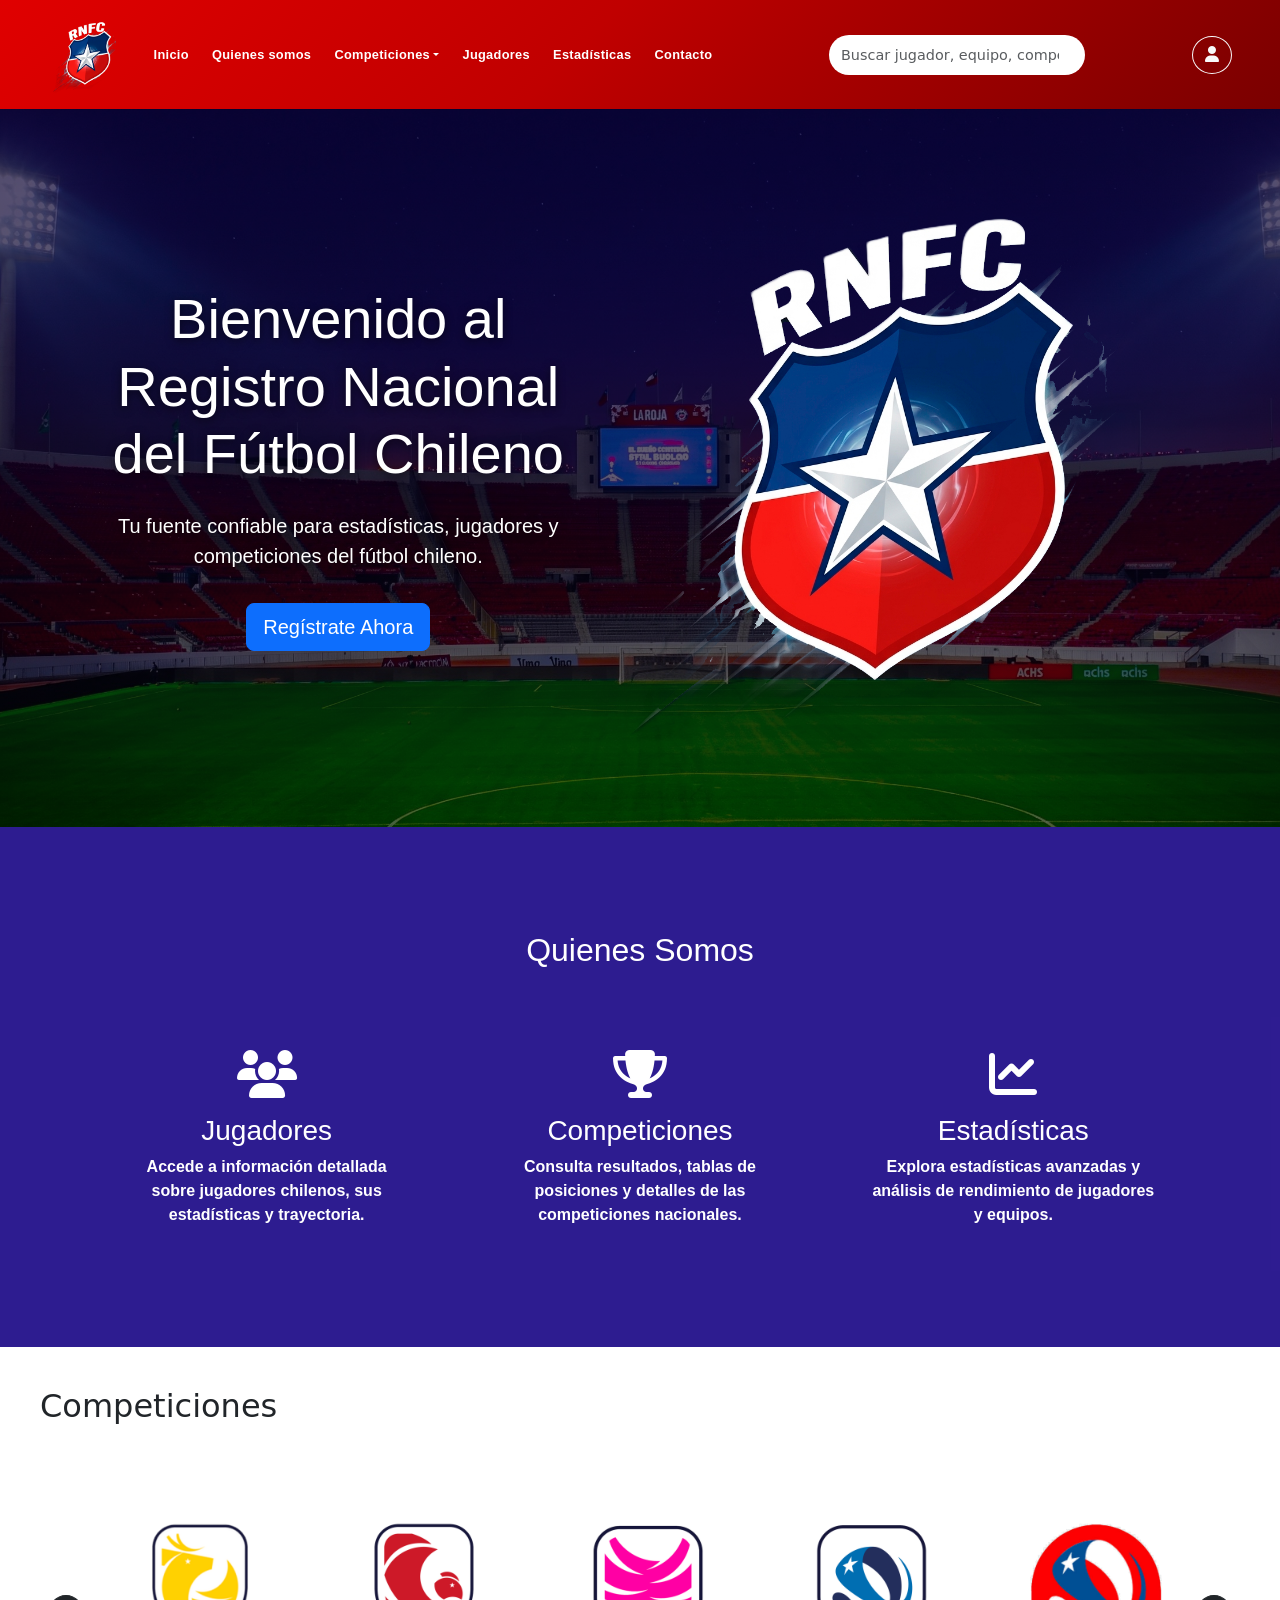
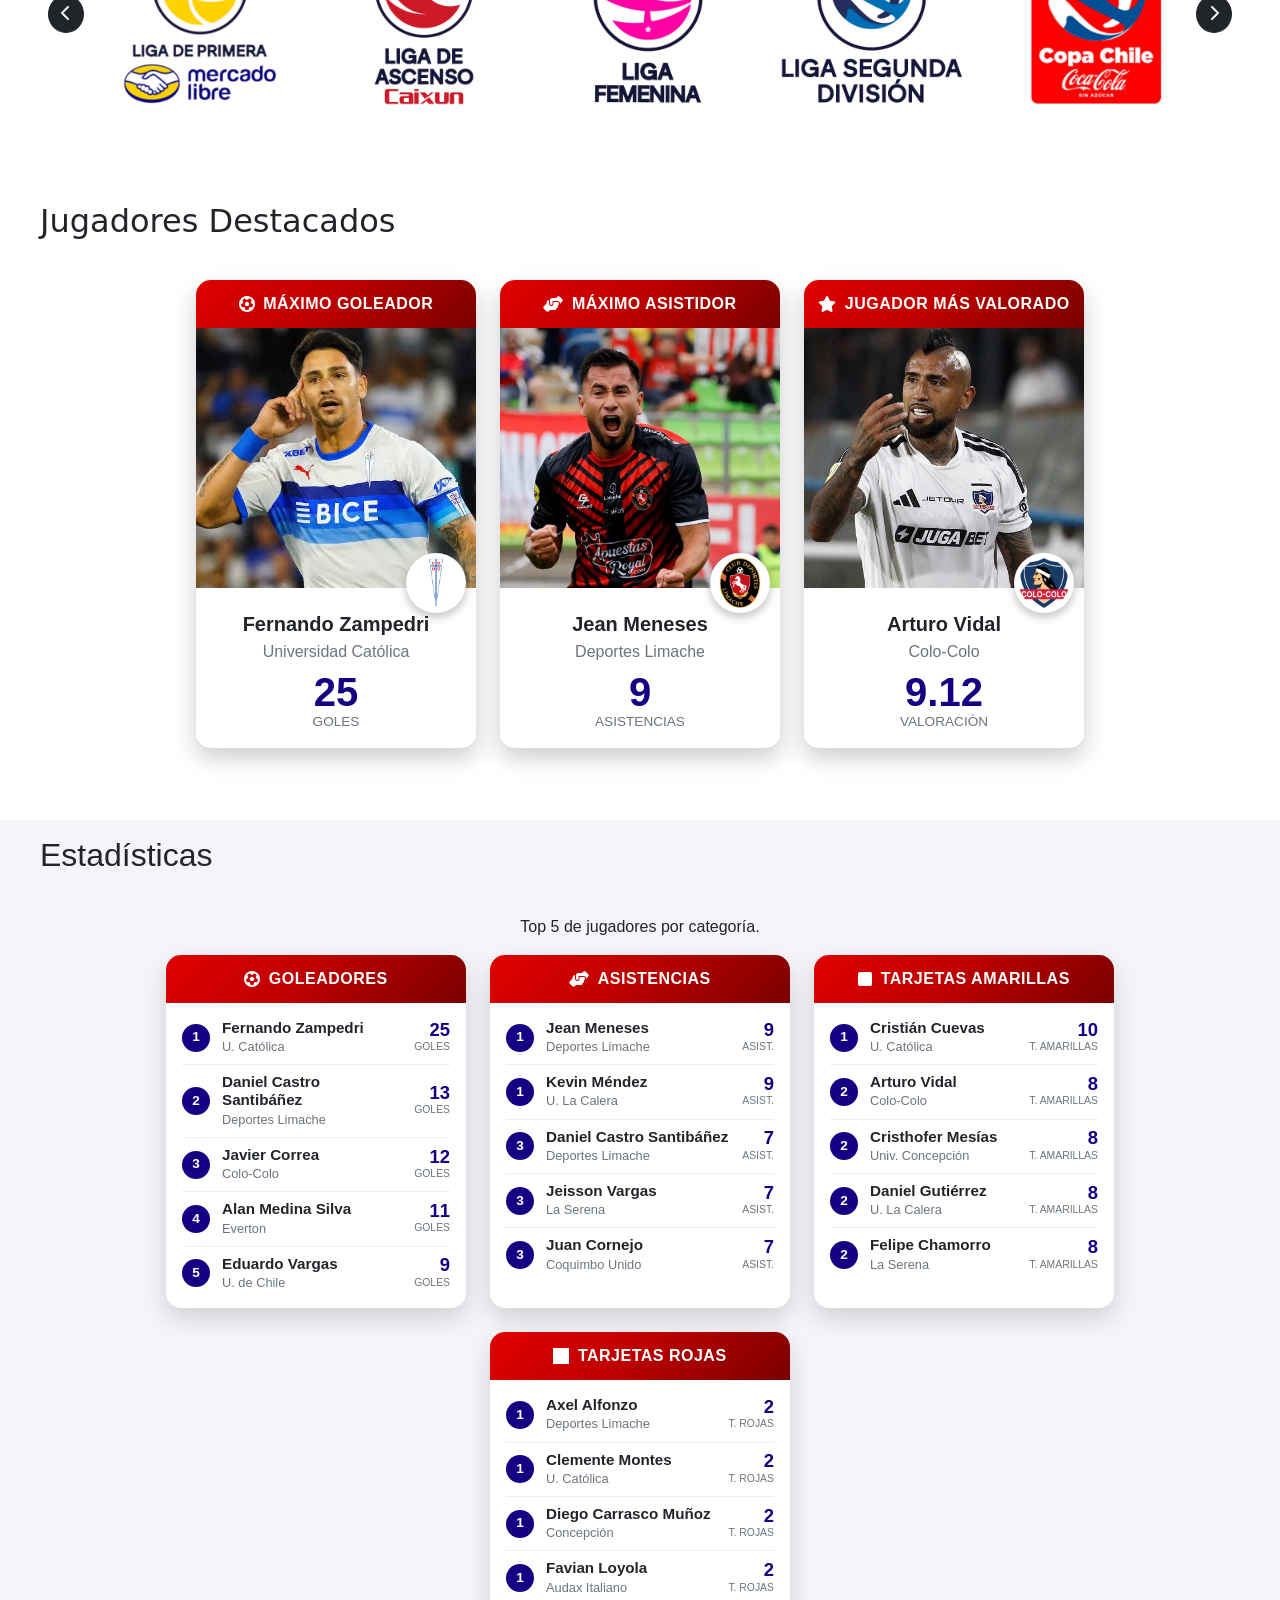
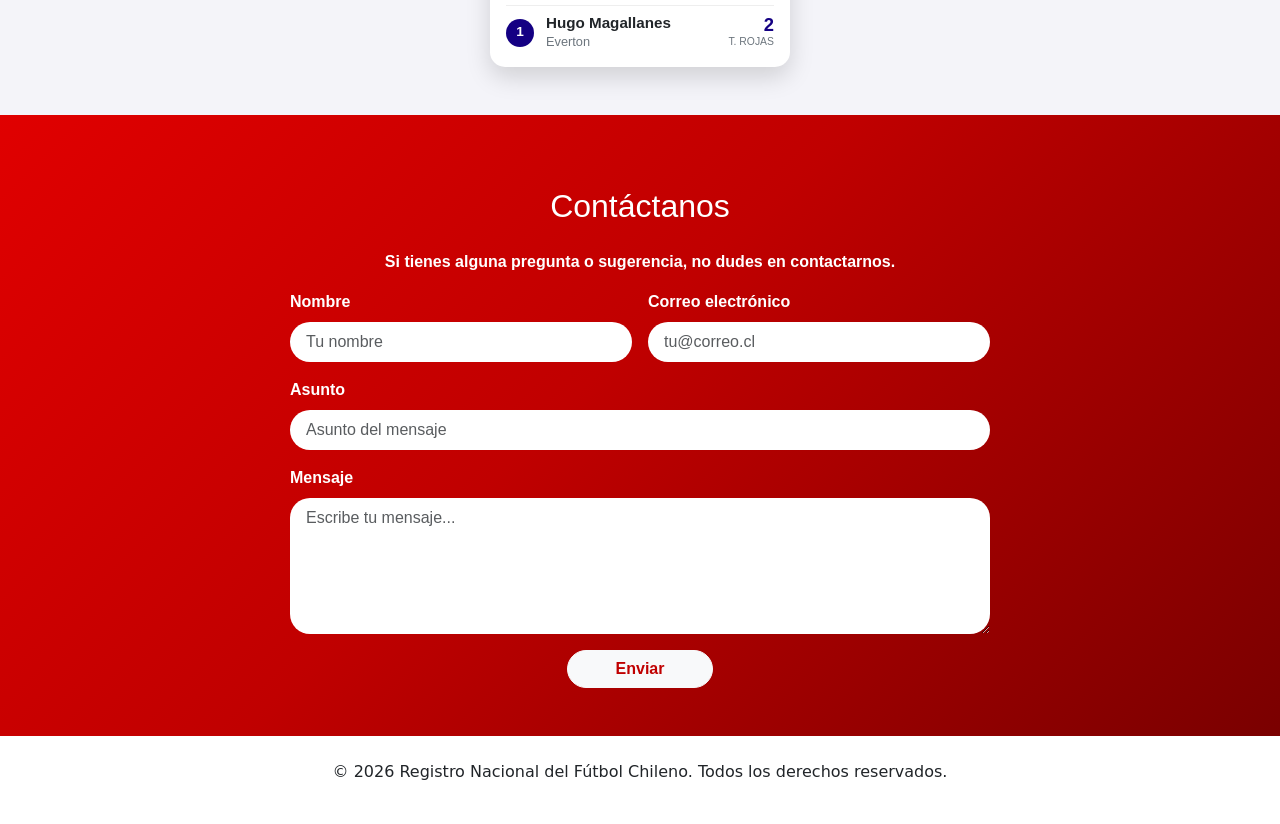
<file: index.html>
<!DOCTYPE html>
<html lang="es">
<head>
    <meta charset="UTF-8">
    <meta name="viewport" content="width=device-width, initial-scale=1.0">
    <link href="https://cdn.jsdelivr.net/npm/bootstrap@5.3.8/dist/css/bootstrap.min.css" rel="stylesheet" integrity="sha384-sRIl4kxILFvY47J16cr9ZwB07vP4J8+LH7qKQnuqkuIAvNWLzeN8tE5YBujZqJLB" crossorigin="anonymous">
   <link rel="stylesheet" href="https://cdnjs.cloudflare.com/ajax/libs/font-awesome/6.5.1/css/all.min.css" integrity="sha512-DTOQO9RWCH3ppGqcWaEA1BIZOC6xxalwEsw9c2QQeAIftl+Vegovlnee1c9QX4TctnWMn13TZye+giMm8e2LwA==" crossorigin="anonymous" referrerpolicy="no-referrer" />
    <script src="https://cdn.jsdelivr.net/npm/bootstrap@5.3.8/dist/js/bootstrap.bundle.min.js" integrity="sha384-FKyoEForCGlyvwx9Hj09JcYn3nv7wiPVlz7YYwJrWVcXK/BmnVDxM+D2scQbITxI" crossorigin="anonymous"></script>
    <title>Registro Nacional del Fútbol Chileno</title>
    <link rel="icon" type="image/x-icon" href="assets/favicon.ico">
    <link rel="stylesheet" href="index.css">
</head>
<body>
    <!-- ============ NAVBAR: logo, enlaces, buscador y usuario ============ -->
    <header>
        <nav class="navbar navbar-expand-lg">
            <!-- Logo -->
            <a class="navbar-brand" href="#inicio">
                <img src="assets/escudo_rnfc.png" alt="Logo" width="80" height="80" class="logo-navbar d-inline-block align-text-top">
            </a>

            <!-- Botón hamburguesa: solo se ve en celular / tablet -->
            <button class="navbar-toggler" type="button" data-bs-toggle="collapse" data-bs-target="#menu-principal" aria-controls="menu-principal" aria-expanded="false" aria-label="Abrir menú">
                <i class="fa-solid fa-bars"></i>
            </button>

            <!-- Menú colapsable: en escritorio se ve en línea, en celular se despliega con la hamburguesa -->
            <div class="collapse navbar-collapse" id="menu-principal">
            <!-- Enlaces a cada sección -->
            <div>
                <ul class="navbar-nav">
                    <li class="nav-item">
                        <a class="nav-link" href="#inicio">Inicio</a>
                    </li>
                    <li class="nav-item">
                        <a class="nav-link" href="#sobre-nosotros">Quienes somos</a>
                    </li>
                    <li class="nav-item dropdown">
                        <a class="nav-link dropdown-toggle" href="#competiciones" id="dropdownCompeticiones" role="button" data-bs-toggle="dropdown" aria-expanded="false">Competiciones</a>
                        <ul class="dropdown-menu" aria-labelledby="dropdownCompeticiones">
                            <li><a class="dropdown-item" href="#competiciones">Ver todas</a></li>
                            <li><hr class="dropdown-divider"></li>
                            <li><a class="dropdown-item" href="competicion.html">Liga de Primera</a></li>
                            <li><a class="dropdown-item" href="competicion.html">Liga de Ascenso</a></li>
                            <li><a class="dropdown-item" href="competicion.html">Liga de Segunda</a></li>
                            <li><a class="dropdown-item" href="competicion.html">Liga Femenina</a></li>
                            <li><a class="dropdown-item" href="competicion.html">Copa Chile</a></li>
                            <li><a class="dropdown-item" href="competicion.html">Supercopa de Chile</a></li>
                            <li><a class="dropdown-item" href="competicion.html">Copa de la Liga</a></li>
                        </ul>
                    </li>
                    <li class="nav-item">
                        <a class="nav-link" href="#jugadores">Jugadores</a>
                    </li>
                    <li class="nav-item">
                        <a class="nav-link" href="#estadisticas">Estadísticas</a>
                    </li>
                    <li class="nav-item">
                        <a class="nav-link" href="#contacto">Contacto</a>
                    </li>
                </ul>
            </div>
            <!-- Buscador -->
            <div class="buscador-container">
                <form class="form-inline my-2 my-lg-0">
                    <input class="form-control mr-sm-1" type="search" placeholder="Buscar jugador, equipo, competición..." aria-label="Search">
                </form>
            </div>
            <!-- Usuario: nombre (si hay sesión) e ícono para ir al login -->
            <div class="usuario-container d-flex align-items-center gap-2">
                <a href="jugadores.html" id="nombre-usuario" class="nombre-usuario" hidden></a>
                <a href="#" id="btn-logout" class="btn btn-outline-light rounded-circle" title="Cerrar sesión" hidden>
                    <i class="fa-solid fa-xmark"></i>
                </a>
                <a href="login.html" id="btn-login" class="btn btn-outline-light rounded-circle" role="button" title="Iniciar sesión">
                    <i class="fa-solid fa-user"></i>
                </a>
            </div>
            </div>
            <!-- Fin menú colapsable -->
        </nav>
    </header>
    <main>
        <!-- ============ SECCIÓN INICIO (HERO): portada y bienvenida ============ -->
        <section id="inicio" class="hero-seccion d-flex justify-content-center align-items-center">
            <div class="hero-texto-container text-center">
                <h1 class="display-4">Bienvenido al Registro Nacional del Fútbol Chileno</h1>
                <p class="lead">Tu fuente confiable para estadísticas, jugadores y competiciones del fútbol chileno.</p>
                <a href="login.html" class="btn btn-primary btn-lg">Regístrate Ahora</a>
            </div>
            <div>
                <img src="assets/escudo_rnfc.png" alt="Imagen de fútbol chileno" class="img-fluid">
            </div>
        </section>
        <!-- ============ SECCIÓN SOBRE NOSOTROS: lo que ofrece la plataforma ============ -->
        <section id="sobre-nosotros" class="features-seccion">
            <h2 class="text-center my-4 p-3 mx-4">Quienes Somos</h2>
            <div class="d-flex flex-wrap justify-content-around align-items-center"><div class="feature-card text-center p-4 my-3 ">
                <i class="fa-solid fa-users fa-3x mb-3"></i>
                <h3>Jugadores</h3>
                <p>Accede a información detallada sobre jugadores chilenos, sus estadísticas y trayectoria.</p>

            </div>
            <div class="feature-card text-center p-4">
                <i class="fa-solid fa-trophy fa-3x mb-3"></i>
                <h3>Competiciones</h3>
                <p>Consulta resultados, tablas de posiciones y detalles de las competiciones nacionales.</p>
            </div>
            <div class="feature-card text-center p-4">
                <i class="fa-solid fa-chart-line fa-3x mb-3"></i>
                <h3>Estadísticas</h3>
                <p>Explora estadísticas avanzadas y análisis de rendimiento de jugadores y equipos.</p>
            </div>
            </div>
        </section>
        <!-- ============ SECCIÓN COMPETICIONES: carrusel infinito (se llena desde JS) ============ -->
        <section id="competiciones" class="carrusel-competiciones ">
            <h2 class="text-start my-4 p-3 mx-4">Competiciones</h2>
            <div class="d-flex justify-content-between align-items-center p-5"> 
                <button class="btn-prev btn btn-dark rounded-circle" type="button" id="btn-prev">
                    <i class="fa-solid fa-chevron-left"></i>
                </button>
                <div class="carrusel-ventana mx-3">
                    <div id="competicion-container" class="carrusel-pista">
                    </div>
                </div>
                <button id="btn-siguiente" class="btn-siguiente btn btn-dark rounded-circle" type="button">
                    <i class="fa-solid fa-chevron-right"></i>
                </button>
                
            </div>
        </section>
        <!-- ============ SECCIÓN JUGADORES DESTACADOS: cards (se llenan desde JS) ============ -->
        <section id="jugadores" class="jugadores-destacados-seccion">
            <h2 class="text-start my-4 p-3 mx-4">Jugadores Destacados</h2>
            <div id="jugadores-container" class="d-flex justify-content-center gap-4 flex-wrap px-5 pb-5">
            </div>
        </section>
        <!-- ============ SECCIÓN ESTADÍSTICAS: rankings por categoría (se llena desde JS) ============ -->
        <section id="estadisticas" class="estadisticas-seccion">
            <h2 class="text-start my-4 p-3 mx-4">Estadísticas</h2>
            <p class="text-center mx-4">Top 5 de jugadores por categoría.</p>
            <div id="estadisticas-container" class="d-flex justify-content-center gap-4 flex-wrap px-5 pb-5">
            </div>
        </section>
        <!-- ============ SECCIÓN CONTACTO: formulario ============ -->
        <section id="contacto" class="contacto-seccion p-5">
            <h2 class="my-4 text-center">Contáctanos</h2>
            <p class="text-center">Si tienes alguna pregunta o sugerencia, no dudes en contactarnos.</p>
            <form class="contacto-form" id="contacto-form">
                <div class="row g-3">
                    <div class="col-md-6">
                        <label for="nombre" class="form-label">Nombre</label>
                        <input type="text" class="form-control" id="nombre" placeholder="Tu nombre" required>
                    </div>
                    <div class="col-md-6">
                        <label for="email" class="form-label">Correo electrónico</label>
                        <input type="email" class="form-control" id="email" placeholder="tu@correo.cl" required>
                    </div>
                    <div class="col-12">
                        <label for="asunto" class="form-label">Asunto</label>
                        <input type="text" class="form-control" id="asunto" placeholder="Asunto del mensaje" required>
                    </div>
                    <div class="col-12">
                        <label for="mensaje" class="form-label">Mensaje</label>
                        <textarea class="form-control" id="mensaje" rows="5" placeholder="Escribe tu mensaje..." required></textarea>
                    </div>
                    <div class="col-12 text-center">
                        <button type="submit" class="btn btn-light btn-enviar px-5">Enviar</button>
                    </div>
                </div>
            </form>
        </section>
    </main>
    <!-- ============ FOOTER ============ -->
    <footer class="footer-seccion text-center p-4">
        <p>&copy; 2026 Registro Nacional del Fútbol Chileno. Todos los derechos reservados.</p>
    </footer>
</body>
</html>

<script>

    /* ==========================================================
       CARRUSEL DE COMPETICIONES
       ========================================================== */

    const competiciones = [
        { nombre: "Liga de Primera", imagen: "assets/liga_primera.png", width: 200, height: 200 },
        { nombre: "Liga de Ascenso", imagen: "assets/liga_ascenso.png", width: 200, height: 200 },
        { nombre: "Liga Femenina", imagen: "assets/liga_femenina.png", width: 200, height: 200 },
        { nombre: "Liga de Segunda", imagen: "assets/liga_segunda.png", width: 190, height: 200 },
        { nombre: "Copa Chile", imagen: "assets/copa_chile.png", width: 200, height: 200 },
        { nombre: "Supercopa de Chile", imagen: "assets/supercopa_chile.png", width: 200, height: 200 },
        { nombre: "Copa de la Liga", imagen: "assets/copaliga_chile.png", width: 200, height: 200 }
    ];

    const competicionesContainer = document.getElementById("competicion-container");

    // Se dibujan todas las competiciones en una "pista" que se desliza dentro de una ventana
    competicionesContainer.innerHTML = competiciones.map((competicion) => `
        <a href="#" class="competition-card">
            <img src="${competicion.imagen}" alt="${competicion.nombre}" class="img-fluid" width="${competicion.width}" height="${competicion.height}">
        </a>
    `).join('');

    const btnPrev = document.getElementById("btn-prev");
    const btnSiguiente = document.getElementById("btn-siguiente");

    const duracionMovimiento = 500;
    let enMovimiento = false;

    // Distancia que avanza la pista: ancho de una tarjeta + el espacio entre tarjetas
    function calculoEspacio() {
        const primeraTarjeta = competicionesContainer.firstElementChild;
        const espacio = parseFloat(getComputedStyle(competicionesContainer).gap) || 0;
        return primeraTarjeta.offsetWidth + espacio;
    }

    function transicionCarrusel(desplazamiento, conAnimacion) {
        competicionesContainer.style.transition = conAnimacion
            ? `transform ${duracionMovimiento}ms ease-in-out`
            : "none";
        competicionesContainer.style.transform = `translateX(${desplazamiento}px)`;
    }

    function avanzarCompeticion() {
        if (enMovimiento) return;
        enMovimiento = true;

        // 1. Deslizamos la pista hacia la izquierda
        transicionCarrusel(-calculoEspacio(), true);

        // 2. Al terminar, pasamos la primera tarjeta al final y volvemos a 0 sin animación
        setTimeout(() => {
            competicionesContainer.appendChild(competicionesContainer.firstElementChild);
            transicionCarrusel(0, false);
            enMovimiento = false;
        }, duracionMovimiento);
    }

    function retrocederCompeticion() {
        if (enMovimiento) return;
        enMovimiento = true;

        // 1. Pasamos la última tarjeta al inicio y corremos la pista sin animación
        competicionesContainer.prepend(competicionesContainer.lastElementChild);
        transicionCarrusel(-calculoEspacio(), false);

        // 2. Forzamos al navegador a aplicar la posición antes de animar
        competicionesContainer.offsetWidth;

        // 3. Deslizamos la pista de vuelta a 0
        transicionCarrusel(0, true);

        setTimeout(() => {
            enMovimiento = false;
        }, duracionMovimiento);
    }

    btnSiguiente.addEventListener("click", avanzarCompeticion);
    btnPrev.addEventListener("click", retrocederCompeticion);

    /* ==========================================================
       JUGADORES DESTACADOS
       ========================================================== */

    const jugadoresDestacados = [
        {
            categoria: "Máximo Goleador",
            icono: "fa-futbol",
            nombre: "Fernando Zampedri",
            valor: "25",
            unidad: "Goles",
            club: "Universidad Católica",
            imagenJugador: "assets/FernandoZampedri.jpg",
            imagenClub: "assets/UCatolica.webp"
        },
        {
            categoria: "Máximo Asistidor",
            icono: "fa-handshake-angle",
            nombre: "Jean Meneses",
            valor: "9",
            unidad: "Asistencias",
            club: "Deportes Limache",
            imagenJugador: "assets/JeanMeneses.webp",
            imagenClub: "assets/deporteslimache.webp"
        },
        {
            categoria: "Jugador Más Valorado",
            icono: "fa-star",
            nombre: "Arturo Vidal",
            valor: "9.12",
            unidad: "Valoración",
            club: "Colo-Colo",
            imagenJugador: "assets/ArturoVidal.jpg",
            imagenClub: "assets/ColoColo.webp"
        }
    ];

    const jugadoresContainer = document.getElementById("jugadores-container");

    function mostrarJugadoresDestacados() {
        jugadoresContainer.innerHTML = jugadoresDestacados.map((jugador) => `
            <div class="jugador-card">
                <div class="jugador-card-header">
                    <i class="fa-solid ${jugador.icono}"></i>
                    <span>${jugador.categoria}</span>
                </div>
                <div class="jugador-card-imagen">
                    <img src="${jugador.imagenJugador}" alt="${jugador.nombre}">
                    <img src="${jugador.imagenClub}" alt="${jugador.club}" class="jugador-card-escudo">
                </div>
                <div class="jugador-card-body text-center">
                    <h3>${jugador.nombre}</h3>
                    <p class="jugador-card-club">${jugador.club}</p>
                    <p class="jugador-card-valor">${jugador.valor}</p>
                    <p class="jugador-card-unidad">${jugador.unidad}</p>
                </div>
            </div>
        `).join('');
    }

    /* ==========================================================
       ESTADÍSTICAS
       Top 5 de jugadores por categoría
       ========================================================== */

    const datosEstadisticas = [
        {
            categoria: "Goleadores",
            icono: "fa-futbol",
            unidad: "Goles",
            jugadores: [
                { posicion: 1, nombre: "Fernando Zampedri", club: "U. Católica", valor: 25 },
                { posicion: 2, nombre: "Daniel Castro Santibáñez", club: "Deportes Limache", valor: 13 },
                { posicion: 3, nombre: "Javier Correa", club: "Colo-Colo", valor: 12 },
                { posicion: 4, nombre: "Alan Medina Silva", club: "Everton", valor: 11 },
                { posicion: 5, nombre: "Eduardo Vargas", club: "U. de Chile", valor: 9 }
            ]
        },
        {
            categoria: "Asistencias",
            icono: "fa-handshake-angle",
            unidad: "Asist.",
            jugadores: [
                { posicion: 1, nombre: "Jean Meneses", club: "Deportes Limache", valor: 9 },
                { posicion: 1, nombre: "Kevin Méndez", club: "U. La Calera", valor: 9 },
                { posicion: 3, nombre: "Daniel Castro Santibáñez", club: "Deportes Limache", valor: 7 },
                { posicion: 3, nombre: "Jeisson Vargas", club: "La Serena", valor: 7 },
                { posicion: 3, nombre: "Juan Cornejo", club: "Coquimbo Unido", valor: 7 }
            ]
        },
        {
            categoria: "Tarjetas amarillas",
            icono: "fa-square",
            unidad: "T. Amarillas",
            jugadores: [
                { posicion: 1, nombre: "Cristián Cuevas", club: "U. Católica", valor: 10 },
                { posicion: 2, nombre: "Arturo Vidal", club: "Colo-Colo", valor: 8 },
                { posicion: 2, nombre: "Cristhofer Mesías", club: "Univ. Concepción", valor: 8 },
                { posicion: 2, nombre: "Daniel Gutiérrez", club: "U. La Calera", valor: 8 },
                { posicion: 2, nombre: "Felipe Chamorro", club: "La Serena", valor: 8 }
            ]
        },
        {
            categoria: "Tarjetas rojas",
            icono: "fa-square-full",
            unidad: "T. Rojas",
            jugadores: [
                { posicion: 1, nombre: "Axel Alfonzo", club: "Deportes Limache", valor: 2 },
                { posicion: 1, nombre: "Clemente Montes", club: "U. Católica", valor: 2 },
                { posicion: 1, nombre: "Diego Carrasco Muñoz", club: "Concepción", valor: 2 },
                { posicion: 1, nombre: "Favian Loyola", club: "Audax Italiano", valor: 2 },
                { posicion: 1, nombre: "Hugo Magallanes", club: "Everton", valor: 2 }
            ]
        }
    ];

    const estadisticasContainer = document.getElementById("estadisticas-container");

    function mostrarEstadisticas() {
        estadisticasContainer.innerHTML = datosEstadisticas.map((categoria) => `
            <div class="estadistica-card">
                <div class="estadistica-card-header">
                    <i class="fa-solid ${categoria.icono}"></i>
                    <span>${categoria.categoria}</span>
                </div>
                <div class="estadistica-card-body">
                    ${categoria.jugadores.map((jugador) => `
                        <div class="estadistica-fila">
                            <span class="estadistica-posicion">${jugador.posicion}</span>
                            <div class="estadistica-nombre">
                                <strong>${jugador.nombre}</strong>
                                <small>${jugador.club}</small>
                            </div>
                            <div class="estadistica-valor">
                                <strong>${jugador.valor}</strong>
                                <small>${categoria.unidad}</small>
                            </div>
                        </div>
                    `).join('')}
                </div>
            </div>
        `).join('');
    }

    /* ==========================================================
       NOMBRE DEL USUARIO CONECTADO
       Lee la sesión guardada por login.html y muestra el nombre en el navbar.
       Al hacer clic lleva a jugadores.html filtrado por el club del usuario.
       ========================================================== */

    function mostrarNombreUsuario() {
        const nombreUsuario = document.getElementById("nombre-usuario");
        const btnLogout = document.getElementById("btn-logout");
        let sesion = null;

        try {
            sesion = JSON.parse(sessionStorage.getItem("rnfc_sesion"));
        } catch (error) {
            sesion = null;
        }

        if (sesion && sesion.nombre) {
            nombreUsuario.textContent = sesion.nombre;
            nombreUsuario.hidden = false;
            btnLogout.hidden = false;

            // Con sesión iniciada ya no se necesita el ícono que lleva al login
            document.getElementById("btn-login").hidden = true;

            // Si el usuario tiene club (agentes), se envía su id en la URL
            if (sesion.clubId != null) {
                nombreUsuario.href = `jugadores.html?club=${sesion.clubId}`;
            }
        }
    }

    // Cierra la sesión y recarga la página sin el usuario conectado
    document.getElementById("btn-logout").addEventListener("click", function (e) {
        e.preventDefault();
        sessionStorage.removeItem("rnfc_sesion");
        window.location.reload();
    });

    /* ==========================================================
       MENÚ HAMBURGUESA (CELULAR)
       Cierra el menú al tocar un enlace de sección, para que no tape la página
       ========================================================== */

    function cerrarMenuAlNavegar() {
        const menuPrincipal = document.getElementById("menu-principal");
        const enlacesMenu = menuPrincipal.querySelectorAll(".nav-link:not(.dropdown-toggle), .dropdown-item");

        enlacesMenu.forEach((enlace) => {
            enlace.addEventListener("click", () => {
                if (menuPrincipal.classList.contains("show")) {
                    bootstrap.Collapse.getOrCreateInstance(menuPrincipal).hide();
                }
            });
        });
    }

    /* ==========================================================
       INICIO: se ejecuta al cargar la página
       ========================================================== */

    cerrarMenuAlNavegar();

    mostrarJugadoresDestacados();
    mostrarEstadisticas();
    mostrarNombreUsuario();

</script>
</file>
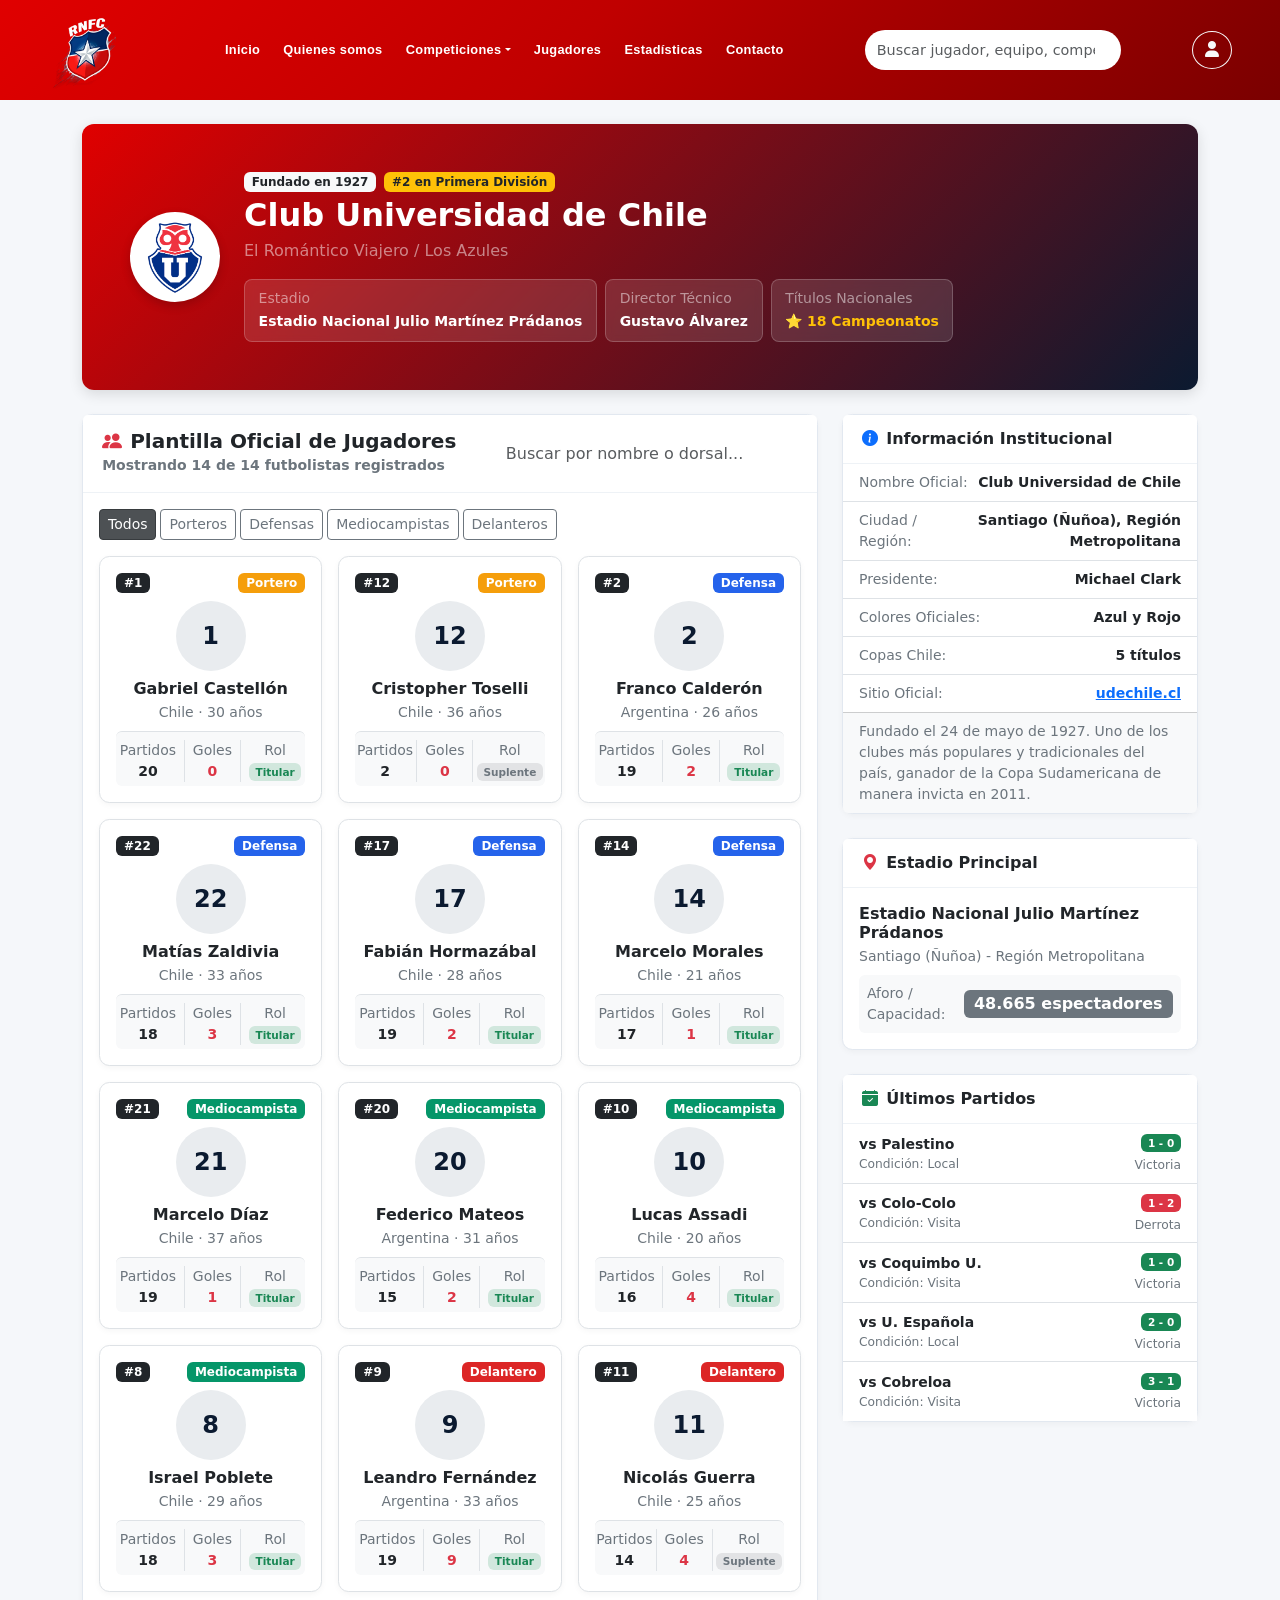
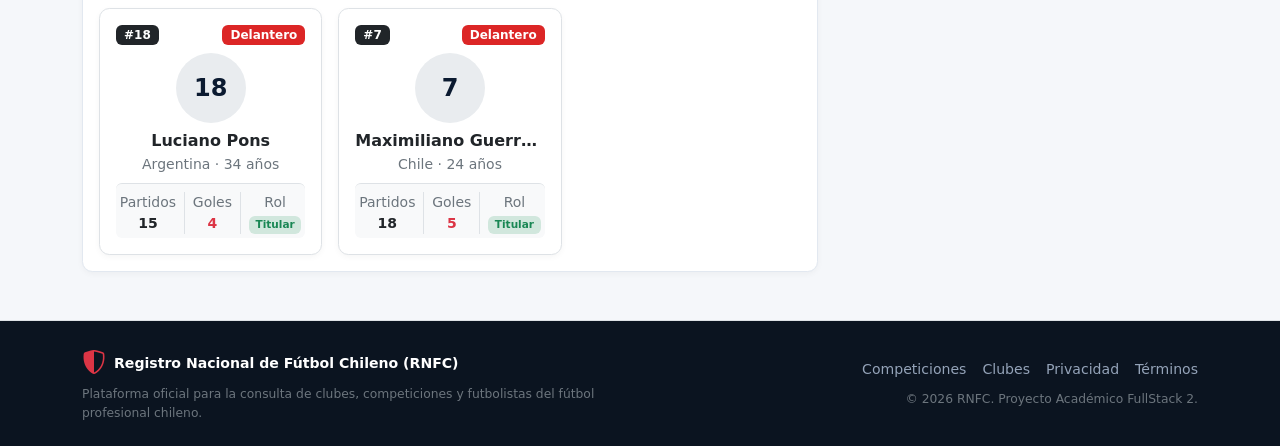
<file: club.html>
<!doctype html>
<html lang="es">
  <head>
    <meta charset="UTF-8" />
    <meta name="viewport" content="width=device-width, initial-scale=1.0" />
    <title>Ficha de Club | RNFC - Registro Nacional de Fútbol Chileno</title>
    <!-- Bootstrap 5.3.3 CSS -->
    <link
      href="https://cdn.jsdelivr.net/npm/bootstrap@5.3.8/dist/css/bootstrap.min.css"
      rel="stylesheet"
      integrity="sha384-sRIl4kxILFvY47J16cr9ZwB07vP4J8+LH7qKQnuqkuIAvNWLzeN8tE5YBujZqJLB"
      crossorigin="anonymous"
    />
    <link
      rel="stylesheet"
      href="https://cdnjs.cloudflare.com/ajax/libs/font-awesome/6.5.1/css/all.min.css"
      integrity="sha512-DTOQO9RWCH3ppGqcWaEA1BIZOC6xxalwEsw9c2QQeAIftl+Vegovlnee1c9QX4TctnWMn13TZye+giMm8e2LwA=="
      crossorigin="anonymous"
      referrerpolicy="no-referrer"
    />
    <!-- Bootstrap Icons -->
    <link
      rel="stylesheet"
      href="https://cdn.jsdelivr.net/npm/bootstrap-icons@1.11.3/font/bootstrap-icons.min.css"
    />
    <!-- Estilos RNFC -->
    <link rel="stylesheet" href="css/styles.css" />
    <link rel="stylesheet" href="index.css" />
  </head>
  <body>
    <header>
      <!-- ==========================================================
       NAVBAR INSTITUCIONAL RNFC
       ========================================================== -->
      <nav class="navbar navbar-expand-lg d-flex justify-content-between">
        <!-- Logo -->
        <div>
          <a class="navbar-brand" href="index.html">
            <img
              src="assets/escudo_rnfc.png"
              alt="Logo"
              width="80"
              height="80"
              class="d-inline-block align-text-top"
            />
          </a>
        </div>
        <!-- Enlaces a cada sección -->
        <div>
          <ul class="navbar-nav me-auto mb-2 mb-lg-0">
            <li class="nav-item">
              <a class="nav-link" href="#inicio">Inicio</a>
            </li>
            <li class="nav-item">
              <a class="nav-link" href="#sobre-nosotros">Quienes somos</a>
            </li>
            <li class="nav-item dropdown">
              <a
                class="nav-link dropdown-toggle"
                href="#competiciones"
                id="dropdownCompeticiones"
                role="button"
                data-bs-toggle="dropdown"
                aria-expanded="false"
                >Competiciones</a
              >
              <ul class="dropdown-menu" aria-labelledby="dropdownCompeticiones">
                <li>
                  <a class="dropdown-item" href="#competiciones">Ver todas</a>
                </li>
                <li><hr class="dropdown-divider" /></li>
                <li>
                  <a class="dropdown-item" href="competicion.html"
                    >Liga de Primera</a
                  >
                </li>
                <li>
                  <a class="dropdown-item" href="competicion.html"
                    >Liga de Ascenso</a
                  >
                </li>
                <li>
                  <a class="dropdown-item" href="competicion.html"
                    >Liga de Segunda</a
                  >
                </li>
                <li>
                  <a class="dropdown-item" href="competicion.html"
                    >Liga Femenina</a
                  >
                </li>
                <li>
                  <a class="dropdown-item" href="competicion.html"
                    >Copa Chile</a
                  >
                </li>
                <li>
                  <a class="dropdown-item" href="competicion.html"
                    >Supercopa de Chile</a
                  >
                </li>
                <li>
                  <a class="dropdown-item" href="competicion.html"
                    >Copa de la Liga</a
                  >
                </li>
              </ul>
            </li>
            <li class="nav-item">
              <a class="nav-link" href="#jugadores">Jugadores</a>
            </li>
            <li class="nav-item">
              <a class="nav-link" href="#estadisticas">Estadísticas</a>
            </li>
            <li class="nav-item">
              <a class="nav-link" href="#contacto">Contacto</a>
            </li>
          </ul>
        </div>
        <!-- Buscador -->
        <div>
          <form class="form-inline my-2 my-lg-0">
            <input
              class="form-control mr-sm-1"
              type="search"
              placeholder="Buscar jugador, equipo, competición..."
              aria-label="Search"
            />
          </form>
        </div>
        <!-- Usuario: nombre (si hay sesión) e ícono para ir al login -->
        <div class="usuario-container d-flex align-items-center gap-2">
          <a
            href="jugadores.html"
            id="nombre-usuario"
            class="nombre-usuario"
            hidden
          ></a>
          <a
            href="#"
            id="btn-logout"
            class="btn btn-outline-light rounded-circle"
            title="Cerrar sesión"
            hidden
          >
            <i class="fa-solid fa-xmark"></i>
          </a>
          <a
            href="login.html"
            class="btn btn-outline-light rounded-circle"
            role="button"
          >
            <i class="fa-solid fa-user"></i>
          </a>
        </div>
      </nav>
    </header>

    <!-- ==========================================================
       CONTENIDO PRINCIPAL
       ========================================================== -->
    <main class="container py-4">
      <!-- Banner Hero del Club -->
      <section class="rnfc-hero-banner p-4 p-md-5 mb-4 position-relative">
        <div class="row align-items-center g-4">
          <!-- Escudo -->
          <div class="col-auto text-center">
            <img
              id="clubEscudo"
              src=""
              alt="Escudo del Club"
              class="rnfc-club-badge-large img-fluid"
            />
          </div>

          <!-- Info Principal -->
          <div class="col">
            <div class="d-flex flex-wrap align-items-center gap-2 mb-1">
              <span
                class="badge bg-light text-dark fw-bold"
                id="clubFundacionBadge"
                >Fundado en —</span
              >
              <span
                class="badge bg-warning text-dark fw-bold"
                id="clubPosicionBadge"
                >#1 en Tabla</span
              >
            </div>
            <h1 class="h2 fw-bold text-white mb-1" id="clubNombre">—</h1>
            <p class="text-white-50 mb-3 fs-6" id="clubApodo">—</p>

            <!-- Chips estadísticos -->
            <div class="d-flex flex-wrap gap-2">
              <div class="rnfc-stat-chip">
                <small class="d-block text-white-50">Estadio</small>
                <strong class="text-white small" id="clubEstadioResumen"
                  >—</strong
                >
              </div>
              <div class="rnfc-stat-chip">
                <small class="d-block text-white-50">Director Técnico</small>
                <strong class="text-white small" id="clubDtresumen">—</strong>
              </div>
              <div class="rnfc-stat-chip">
                <small class="d-block text-white-50">Títulos Nacionales</small>
                <strong class="text-warning small" id="clubTitulosResumen"
                  >⭐ —</strong
                >
              </div>
            </div>
          </div>
        </div>
      </section>

      <!-- Resumen y Ficha Técnica -->
      <div class="row g-4 mb-4">
        <!-- Columna Izquierda: Plantilla de Jugadores -->
        <div class="col-lg-8" id="plantilla">
          <div class="card h-100">
            <div
              class="card-header card-header-rnfc d-flex flex-wrap justify-content-between align-items-center gap-2"
            >
              <div>
                <h2 class="h5 mb-0 fw-bold">
                  <i class="bi bi-people-fill text-danger me-2"></i>Plantilla
                  Oficial de Jugadores
                </h2>
                <small class="text-secondary" id="contadorJugadores"
                  >Cargando jugadores...</small
                >
              </div>

              <!-- Buscador interno de jugadores -->
              <div style="min-width: 200px">
                <input
                  type="text"
                  class="form-control form-control-sm"
                  id="buscadorJugador"
                  placeholder="Buscar por nombre o dorsal..."
                />
              </div>
            </div>

            <div class="card-body">
              <!-- Filtros de Posición -->
              <div class="d-flex flex-wrap gap-1 mb-3" id="filtrosPosicion">
                <button
                  class="btn btn-sm btn-dark active"
                  data-posicion="TODOS"
                >
                  Todos
                </button>
                <button
                  class="btn btn-sm btn-outline-secondary"
                  data-posicion="Portero"
                >
                  Porteros
                </button>
                <button
                  class="btn btn-sm btn-outline-secondary"
                  data-posicion="Defensa"
                >
                  Defensas
                </button>
                <button
                  class="btn btn-sm btn-outline-secondary"
                  data-posicion="Mediocampista"
                >
                  Mediocampistas
                </button>
                <button
                  class="btn btn-sm btn-outline-secondary"
                  data-posicion="Delantero"
                >
                  Delanteros
                </button>
              </div>

              <!-- Grilla de Tarjetas de Jugadores -->
              <div class="row g-3" id="contenedorJugadores">
                <!-- Renderizado dinámico desde club.js -->
              </div>
            </div>
          </div>
        </div>

        <!-- Columna Derecha: Información Institucional, Estadio y Resultados -->
        <div class="col-lg-4">
          <!-- Ficha Institucional -->
          <div class="card mb-4" id="informacion">
            <div class="card-header card-header-rnfc">
              <h3 class="h6 mb-0 fw-bold">
                <i class="bi bi-info-circle-fill text-primary me-2"></i
                >Información Institucional
              </h3>
            </div>
            <div class="card-body p-0">
              <ul class="list-group list-group-flush small">
                <li class="list-group-item d-flex justify-content-between">
                  <span class="text-secondary">Nombre Oficial:</span>
                  <span class="fw-semibold text-end" id="infoNombreOficial"
                    >—</span
                  >
                </li>
                <li class="list-group-item d-flex justify-content-between">
                  <span class="text-secondary">Ciudad / Región:</span>
                  <span class="fw-semibold text-end" id="infoCiudad">—</span>
                </li>
                <li class="list-group-item d-flex justify-content-between">
                  <span class="text-secondary">Presidente:</span>
                  <span class="fw-semibold text-end" id="infoPresidente"
                    >—</span
                  >
                </li>
                <li class="list-group-item d-flex justify-content-between">
                  <span class="text-secondary">Colores Oficiales:</span>
                  <span class="fw-semibold text-end" id="infoColores">—</span>
                </li>
                <li class="list-group-item d-flex justify-content-between">
                  <span class="text-secondary">Copas Chile:</span>
                  <span class="fw-semibold text-end" id="infoCopasChile"
                    >—</span
                  >
                </li>
                <li class="list-group-item d-flex justify-content-between">
                  <span class="text-secondary">Sitio Oficial:</span>
                  <a
                    href="#"
                    target="_blank"
                    rel="noopener noreferrer"
                    class="fw-semibold text-end"
                    id="infoSitioWeb"
                    >Visitar web</a
                  >
                </li>
              </ul>
            </div>
            <div
              class="card-footer bg-light small text-secondary"
              id="clubHistoria"
            >
              —
            </div>
          </div>

          <!-- Estadio -->
          <div class="card mb-4" id="estadio">
            <div class="card-header card-header-rnfc">
              <h3 class="h6 mb-0 fw-bold">
                <i class="bi bi-geo-alt-fill text-danger me-2"></i>Estadio
                Principal
              </h3>
            </div>
            <div class="card-body">
              <h4 class="h6 fw-bold mb-1" id="estadioNombre">—</h4>
              <p class="small text-secondary mb-2" id="estadioUbicacion">—</p>
              <div
                class="d-flex align-items-center justify-content-between bg-light p-2 rounded"
              >
                <span class="small text-secondary">Aforo / Capacidad:</span>
                <span class="badge bg-secondary fs-6" id="estadioCapacidad"
                  >— espectadores</span
                >
              </div>
            </div>
          </div>

          <!-- Últimos Resultados -->
          <div class="card">
            <div class="card-header card-header-rnfc">
              <h3 class="h6 mb-0 fw-bold">
                <i class="bi bi-calendar-check-fill text-success me-2"></i
                >Últimos Partidos
              </h3>
            </div>
            <div class="card-body p-0">
              <div
                class="list-group list-group-flush small"
                id="listaUltimosPartidos"
              >
                <!-- Renderizado dinámico -->
              </div>
            </div>
          </div>
        </div>
      </div>
    </main>

    <!-- ==========================================================
       FOOTER INSTITUCIONAL RNFC
       ========================================================== -->
    <footer class="rnfc-footer mt-auto py-4 border-top">
      <div class="container text-center text-md-start">
        <div class="row g-3 align-items-center">
          <div class="col-md-6">
            <div
              class="d-flex align-items-center gap-2 justify-content-center justify-content-md-start"
            >
              <i class="bi bi-shield-shaded fs-4 text-danger"></i>
              <span class="fw-bold text-white"
                >Registro Nacional de Fútbol Chileno (RNFC)</span
              >
            </div>
            <p class="text-secondary small mb-0 mt-1">
              Plataforma oficial para la consulta de clubes, competiciones y
              futbolistas del fútbol profesional chileno.
            </p>
          </div>
          <div class="col-md-6 text-center text-md-end">
            <div
              class="d-flex gap-3 justify-content-center justify-content-md-end mb-2"
            >
              <a href="competicion.html">Competiciones</a>
              <a href="club.html">Clubes</a>
              <a href="#">Privacidad</a>
              <a href="#">Términos</a>
            </div>
            <small class="text-secondary"
              >&copy; 2026 RNFC. Proyecto Académico FullStack 2.</small
            >
          </div>
        </div>
      </div>
    </footer>

    <!-- Scripts: Bootstrap JS, Seeders y Lógica de Club -->
    <script
      src="https://cdn.jsdelivr.net/npm/bootstrap@5.3.8/dist/js/bootstrap.bundle.min.js"
      integrity="sha384-FKyoEForCGlyvwx9Hj09JcYn3nv7wiPVlz7YYwJrWVcXK/BmnVDxM+D2scQbITxI"
      crossorigin="anonymous"
    ></script>
    <script src="js/seeders.js"></script>
    <script src="js/club.js"></script>
  </body>
</html>
</file>
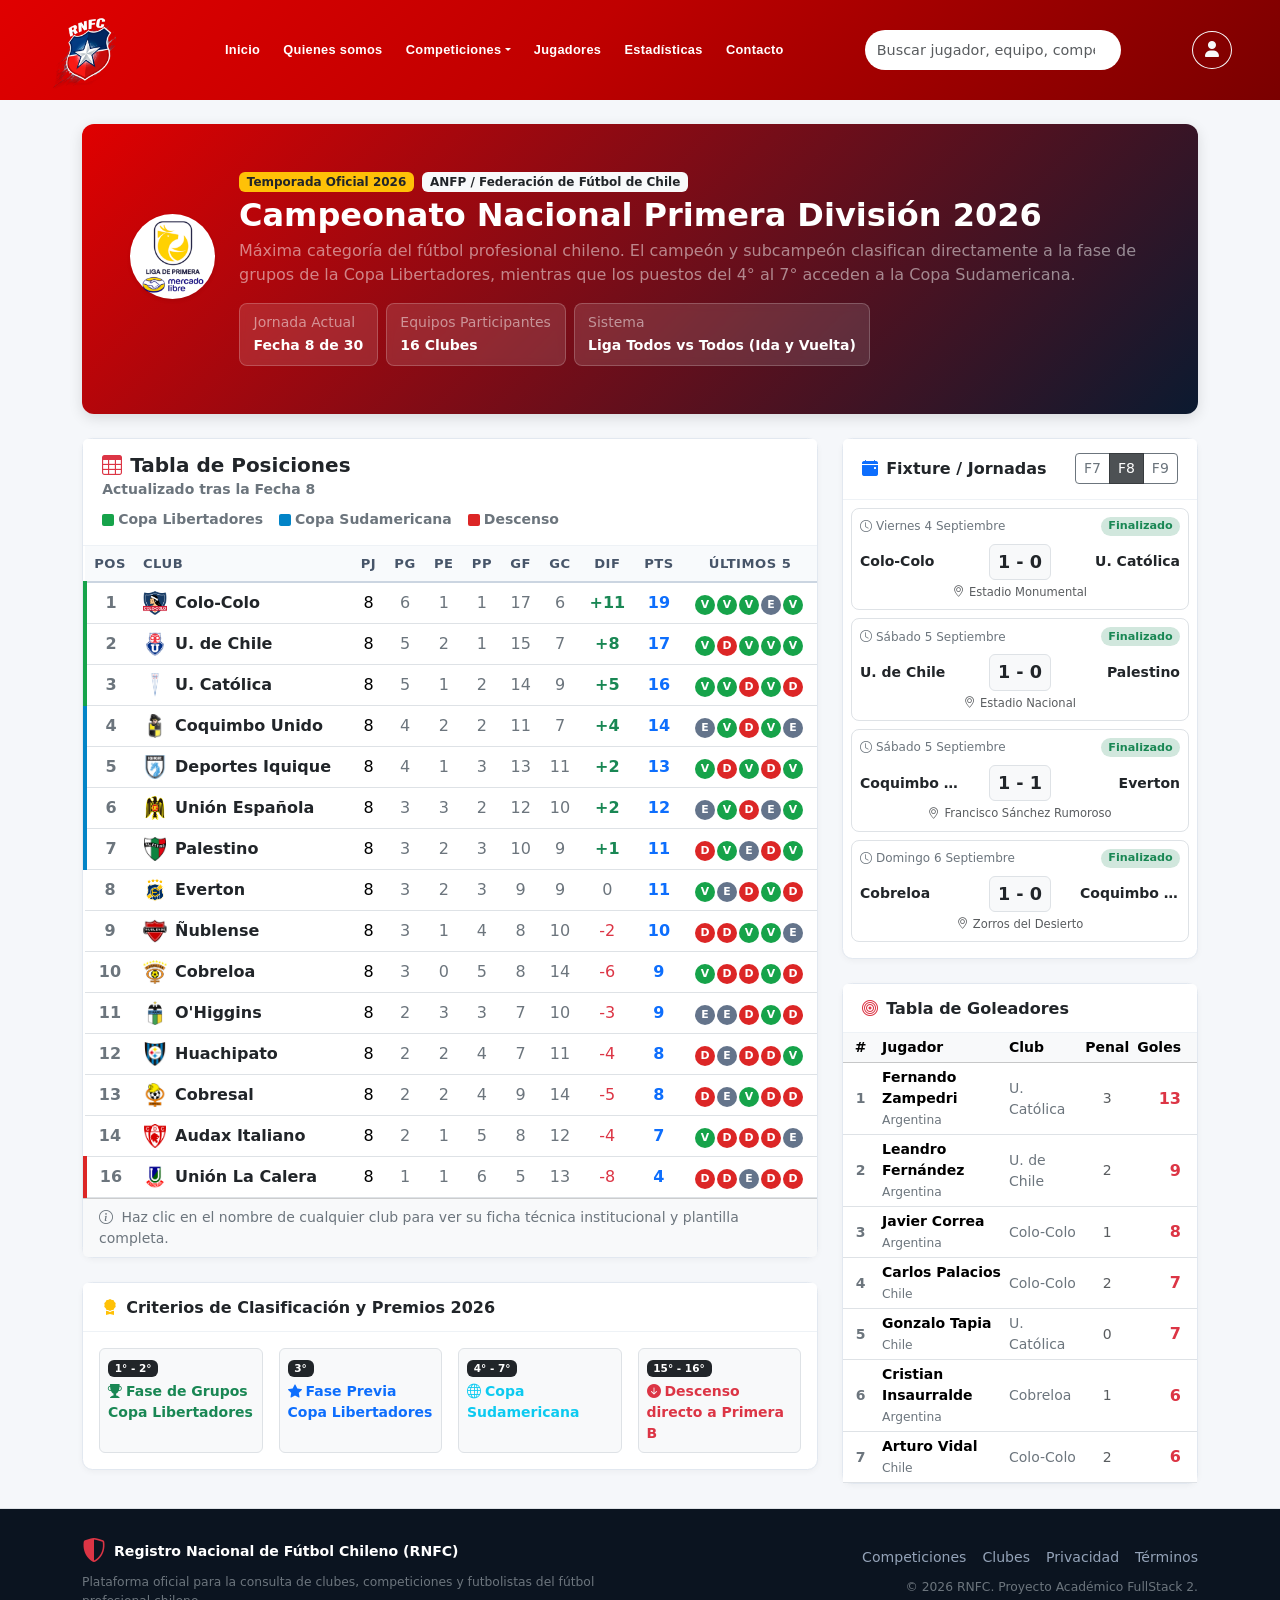
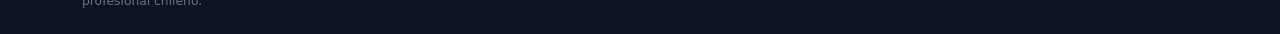
<file: competicion.html>
<!doctype html>
<html lang="es">
  <head>
    <meta charset="UTF-8" />
    <meta name="viewport" content="width=device-width, initial-scale=1.0" />
    <title>
      Detalle de Competición | RNFC - Registro Nacional de Fútbol Chileno
    </title>
    <!-- Bootstrap 5.3.3 CSS -->
    <link
      href="https://cdn.jsdelivr.net/npm/bootstrap@5.3.8/dist/css/bootstrap.min.css"
      rel="stylesheet"
      integrity="sha384-sRIl4kxILFvY47J16cr9ZwB07vP4J8+LH7qKQnuqkuIAvNWLzeN8tE5YBujZqJLB"
      crossorigin="anonymous"
    />
    <link
      rel="stylesheet"
      href="https://cdnjs.cloudflare.com/ajax/libs/font-awesome/6.5.1/css/all.min.css"
      integrity="sha512-DTOQO9RWCH3ppGqcWaEA1BIZOC6xxalwEsw9c2QQeAIftl+Vegovlnee1c9QX4TctnWMn13TZye+giMm8e2LwA=="
      crossorigin="anonymous"
      referrerpolicy="no-referrer"
    />
    <!-- Bootstrap Icons -->
    <link
      rel="stylesheet"
      href="https://cdn.jsdelivr.net/npm/bootstrap-icons@1.11.3/font/bootstrap-icons.min.css"
    />
    <!-- Estilos RNFC -->
    <link rel="stylesheet" href="css/styles.css" />
    <link rel="stylesheet" href="index.css" />
  </head>
  <body>
    <!-- ==========================================================
       NAVBAR INSTITUCIONAL RNFC
       ========================================================== -->
    <header>
      <nav class="navbar navbar-expand-lg d-flex justify-content-between">
        <!-- Logo -->
        <div>
          <a class="navbar-brand" href="index.html">
            <img
              src="assets/escudo_rnfc.png"
              alt="Logo"
              width="80"
              height="80"
              class="d-inline-block align-text-top"
            />
          </a>
        </div>
        <!-- Enlaces a cada sección -->
        <div>
          <ul class="navbar-nav me-auto mb-2 mb-lg-0">
            <li class="nav-item">
              <a class="nav-link" href="#inicio">Inicio</a>
            </li>
            <li class="nav-item">
              <a class="nav-link" href="#sobre-nosotros">Quienes somos</a>
            </li>
            <li class="nav-item dropdown">
              <a
                class="nav-link dropdown-toggle"
                href="#competiciones"
                id="dropdownCompeticiones"
                role="button"
                data-bs-toggle="dropdown"
                aria-expanded="false"
                >Competiciones</a
              >
              <ul class="dropdown-menu" aria-labelledby="dropdownCompeticiones">
                <li>
                  <a class="dropdown-item" href="#competiciones">Ver todas</a>
                </li>
                <li><hr class="dropdown-divider" /></li>
                <li>
                  <a class="dropdown-item" href="competicion.html"
                    >Liga de Primera</a
                  >
                </li>
                <li>
                  <a class="dropdown-item" href="competicion.html"
                    >Liga de Ascenso</a
                  >
                </li>
                <li>
                  <a class="dropdown-item" href="competicion.html"
                    >Liga de Segunda</a
                  >
                </li>
                <li>
                  <a class="dropdown-item" href="competicion.html"
                    >Liga Femenina</a
                  >
                </li>
                <li>
                  <a class="dropdown-item" href="competicion.html"
                    >Copa Chile</a
                  >
                </li>
                <li>
                  <a class="dropdown-item" href="competicion.html"
                    >Supercopa de Chile</a
                  >
                </li>
                <li>
                  <a class="dropdown-item" href="competicion.html"
                    >Copa de la Liga</a
                  >
                </li>
              </ul>
            </li>
            <li class="nav-item">
              <a class="nav-link" href="#jugadores">Jugadores</a>
            </li>
            <li class="nav-item">
              <a class="nav-link" href="#estadisticas">Estadísticas</a>
            </li>
            <li class="nav-item">
              <a class="nav-link" href="#contacto">Contacto</a>
            </li>
          </ul>
        </div>
        <!-- Buscador -->
        <div>
          <form class="form-inline my-2 my-lg-0">
            <input
              class="form-control mr-sm-1"
              type="search"
              placeholder="Buscar jugador, equipo, competición..."
              aria-label="Search"
            />
          </form>
        </div>
        <!-- Usuario: nombre (si hay sesión) e ícono para ir al login -->
        <div class="usuario-container d-flex align-items-center gap-2">
          <a
            href="jugadores.html"
            id="nombre-usuario"
            class="nombre-usuario"
            hidden
          ></a>
          <a
            href="#"
            id="btn-logout"
            class="btn btn-outline-light rounded-circle"
            title="Cerrar sesión"
            hidden
          >
            <i class="fa-solid fa-xmark"></i>
          </a>
          <a
            href="login.html"
            class="btn btn-outline-light rounded-circle"
            role="button"
          >
            <i class="fa-solid fa-user"></i>
          </a>
        </div>
      </nav>
    </header>

    <!-- ==========================================================
       CONTENIDO PRINCIPAL
       ========================================================== -->
    <main class="container py-4">
      <!-- Banner Hero del Campeonato -->
      <section class="rnfc-hero-banner p-4 p-md-5 mb-4">
        <div class="row align-items-center g-4">
          <div class="col-auto text-center">
            <div
              class="bg-white p-2 rounded-circle shadow-sm d-inline-flex align-items-center justify-content-center"
              style="width: 85px; height: 85px"
            >
              <img src="assets/liga_primera.png" alt="Liga Primera" style="width: 80px; height: 120px; object-fit: contain;">
            </div>
          </div>

          <div class="col">
            <div class="d-flex flex-wrap align-items-center gap-2 mb-1">
              <span class="badge bg-warning text-dark fw-bold"
                >Temporada Oficial 2026</span
              >
              <span
                class="badge bg-light text-dark fw-bold"
                id="badgeOrganizador"
                >ANFP Chile</span
              >
            </div>
            <h1 class="h2 fw-bold text-white mb-1" id="tituloCompeticion">
              Campeonato Nacional Primera División
            </h1>
            <p class="text-white-50 mb-3 fs-6" id="descCompeticion">
              Máxima categoría del fútbol profesional chileno.
            </p>

            <!-- Chips informativos -->
            <div class="d-flex flex-wrap gap-2">
              <div class="rnfc-stat-chip">
                <small class="d-block text-white-50">Jornada Actual</small>
                <strong class="text-white small" id="chipFechaActual"
                  >Fecha 8 de 30</strong
                >
              </div>
              <div class="rnfc-stat-chip">
                <small class="d-block text-white-50"
                  >Equipos Participantes</small
                >
                <strong class="text-white small">16 Clubes</strong>
              </div>
              <div class="rnfc-stat-chip">
                <small class="d-block text-white-50">Sistema</small>
                <strong class="text-white small"
                  >Liga Todos vs Todos (Ida y Vuelta)</strong
                >
              </div>
            </div>
          </div>
        </div>
      </section>

      <!-- Layout en 2 Columnas -->
      <div class="row g-4">
        <!-- Columna Principal: Tabla de Posiciones -->
        <div class="col-lg-8" id="posiciones">
          <div class="card mb-4">
            <div
              class="card-header card-header-rnfc d-flex flex-wrap justify-content-between align-items-center gap-2"
            >
              <div>
                <h2 class="h5 mb-0 fw-bold">
                  <i class="bi bi-table text-danger me-2"></i>Tabla de
                  Posiciones
                </h2>
                <small class="text-secondary"
                  >Actualizado tras la Fecha 8</small
                >
              </div>

              <!-- Leyenda de Zonas de Clasificación -->
              <div class="d-flex flex-wrap gap-3 small">
                <span class="d-flex align-items-center gap-1">
                  <span
                    style="
                      display: inline-block;
                      width: 12px;
                      height: 12px;
                      background: #16a34a;
                      border-radius: 2px;
                    "
                  ></span>
                  <span class="text-secondary">Copa Libertadores</span>
                </span>
                <span class="d-flex align-items-center gap-1">
                  <span
                    style="
                      display: inline-block;
                      width: 12px;
                      height: 12px;
                      background: #0284c7;
                      border-radius: 2px;
                    "
                  ></span>
                  <span class="text-secondary">Copa Sudamericana</span>
                </span>
                <span class="d-flex align-items-center gap-1">
                  <span
                    style="
                      display: inline-block;
                      width: 12px;
                      height: 12px;
                      background: #dc2626;
                      border-radius: 2px;
                    "
                  ></span>
                  <span class="text-secondary">Descenso</span>
                </span>
              </div>
            </div>

            <div class="card-body p-0">
              <div class="table-responsive">
                <table
                  class="table table-hover align-middle mb-0 table-standings"
                >
                  <thead>
                    <tr>
                      <th class="text-center" style="width: 50px">Pos</th>
                      <th>Club</th>
                      <th class="text-center" title="Partidos Jugados">PJ</th>
                      <th class="text-center" title="Partidos Ganados">PG</th>
                      <th class="text-center" title="Partidos Empatados">PE</th>
                      <th class="text-center" title="Partidos Perdidos">PP</th>
                      <th class="text-center" title="Goles a Favor">GF</th>
                      <th class="text-center" title="Goles en Contra">GC</th>
                      <th class="text-center" title="Diferencia de Goles">
                        DIF
                      </th>
                      <th class="text-center fw-bold" title="Puntos">PTS</th>
                      <th class="text-center d-none d-md-table-cell">
                        Últimos 5
                      </th>
                    </tr>
                  </thead>
                  <tbody id="cuerpoTablaPosiciones">
                    <!-- Renderizado dinámicamente con JS -->
                  </tbody>
                </table>
              </div>
            </div>

            <div class="card-footer bg-light small text-secondary">
              <i class="bi bi-info-circle me-1"></i> Haz clic en el nombre de
              cualquier club para ver su ficha técnica institucional y plantilla
              completa.
            </div>
          </div>

          <!-- Reglas de Clasificación -->
          <div class="card">
            <div class="card-header card-header-rnfc">
              <h3 class="h6 mb-0 fw-bold">
                <i class="bi bi-award-fill text-warning me-2"></i>Criterios de
                Clasificación y Premios 2026
              </h3>
            </div>
            <div class="card-body">
              <div class="row g-3" id="contenedorReglas">
                <!-- Renderizado dinámico -->
              </div>
            </div>
          </div>
        </div>

        <!-- Columna Lateral: Fixture / Jornadas y Goleadores -->
        <div class="col-lg-4">
          <!-- Fixture y Resultados de la Fecha -->
          <div class="card mb-4" id="fixture">
            <div
              class="card-header card-header-rnfc d-flex justify-content-between align-items-center"
            >
              <h3 class="h6 mb-0 fw-bold">
                <i class="bi bi-calendar-event-fill text-primary me-2"></i
                >Fixture / Jornadas
              </h3>

              <!-- Selector de Fecha -->
              <div
                class="btn-group btn-group-sm"
                id="selectorJornadas"
                role="group"
              >
                <button
                  type="button"
                  class="btn btn-outline-secondary"
                  data-fecha="7"
                >
                  F7
                </button>
                <button
                  type="button"
                  class="btn btn-dark active"
                  data-fecha="8"
                >
                  F8
                </button>
                <button
                  type="button"
                  class="btn btn-outline-secondary"
                  data-fecha="9"
                >
                  F9
                </button>
              </div>
            </div>

            <div class="card-body p-2" id="contenedorPartidos">
              <!-- Renderizado dinámico de partidos de la fecha -->
            </div>
          </div>

          <!-- Tabla de Goleadores -->
          <div class="card" id="goleadores">
            <div class="card-header card-header-rnfc">
              <h3 class="h6 mb-0 fw-bold">
                <i class="bi bi-bullseye text-danger me-2"></i>Tabla de
                Goleadores
              </h3>
            </div>
            <div class="card-body p-0">
              <div class="table-responsive">
                <table
                  class="table table-sm table-hover align-middle mb-0 small"
                >
                  <thead class="table-light">
                    <tr>
                      <th class="text-center" style="width: 35px">#</th>
                      <th>Jugador</th>
                      <th>Club</th>
                      <th class="text-center">Penal</th>
                      <th class="text-end pe-3">Goles</th>
                    </tr>
                  </thead>
                  <tbody id="cuerpoTablaGoleadores">
                    <!-- Renderizado dinámico de goleadores -->
                  </tbody>
                </table>
              </div>
            </div>
          </div>
        </div>
      </div>
    </main>

    <!-- ==========================================================
       FOOTER INSTITUCIONAL RNFC
       ========================================================== -->
    <footer class="rnfc-footer mt-auto py-4 border-top">
      <div class="container text-center text-md-start">
        <div class="row g-3 align-items-center">
          <div class="col-md-6">
            <div
              class="d-flex align-items-center gap-2 justify-content-center justify-content-md-start"
            >
              <i class="bi bi-shield-shaded fs-4 text-danger"></i>
              <span class="fw-bold text-white"
                >Registro Nacional de Fútbol Chileno (RNFC)</span
              >
            </div>
            <p class="text-secondary small mb-0 mt-1">
              Plataforma oficial para la consulta de clubes, competiciones y
              futbolistas del fútbol profesional chileno.
            </p>
          </div>
          <div class="col-md-6 text-center text-md-end">
            <div
              class="d-flex gap-3 justify-content-center justify-content-md-end mb-2"
            >
              <a href="competicion.html">Competiciones</a>
              <a href="club.html">Clubes</a>
              <a href="#">Privacidad</a>
              <a href="#">Términos</a>
            </div>
            <small class="text-secondary"
              >&copy; 2026 RNFC. Proyecto Académico FullStack 2.</small
            >
          </div>
        </div>
      </div>
    </footer>

    <!-- Scripts: Bootstrap JS, Seeders y Lógica de Competición -->
    <script
      src="https://cdn.jsdelivr.net/npm/bootstrap@5.3.8/dist/js/bootstrap.bundle.min.js"
      integrity="sha384-FKyoEForCGlyvwx9Hj09JcYn3nv7wiPVlz7YYwJrWVcXK/BmnVDxM+D2scQbITxI"
      crossorigin="anonymous"
    ></script>
    <script src="js/seeders.js"></script>
    <script src="js/competicion.js"></script>
  </body>
</html>
</file>
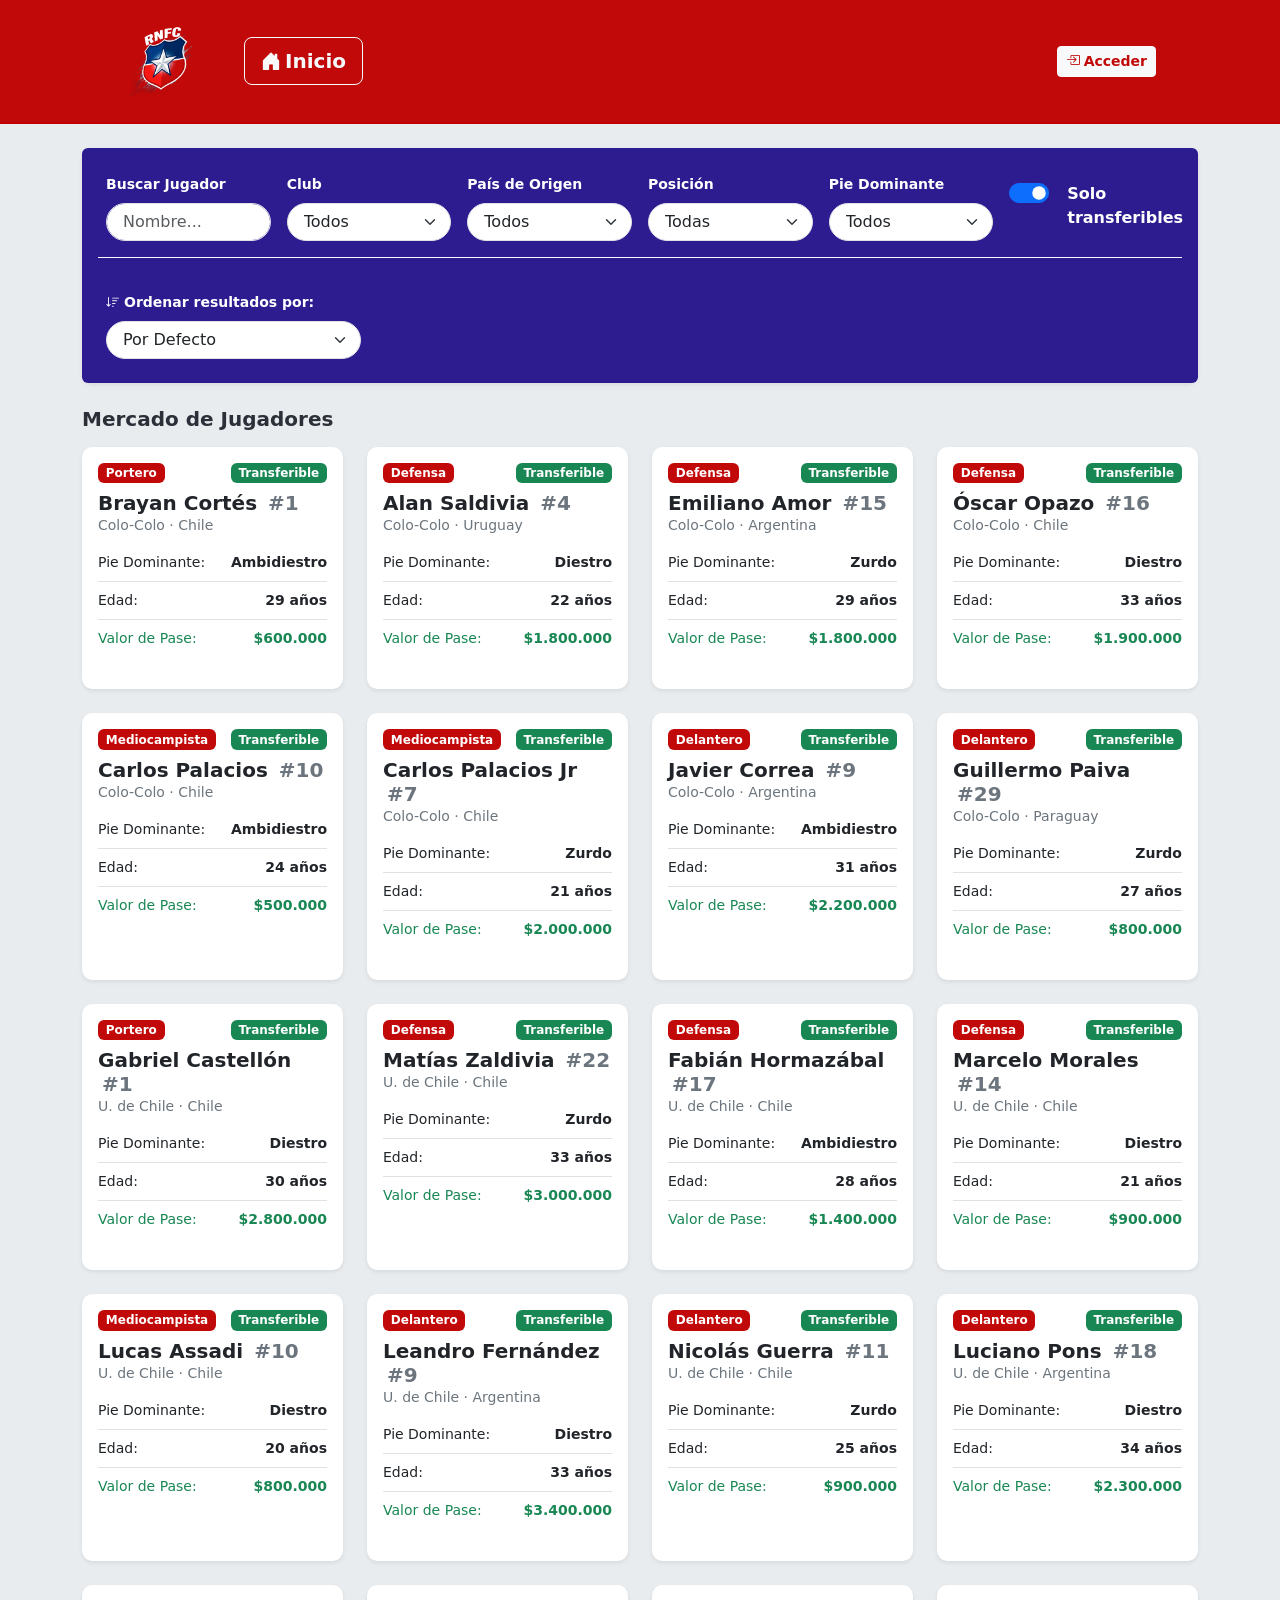
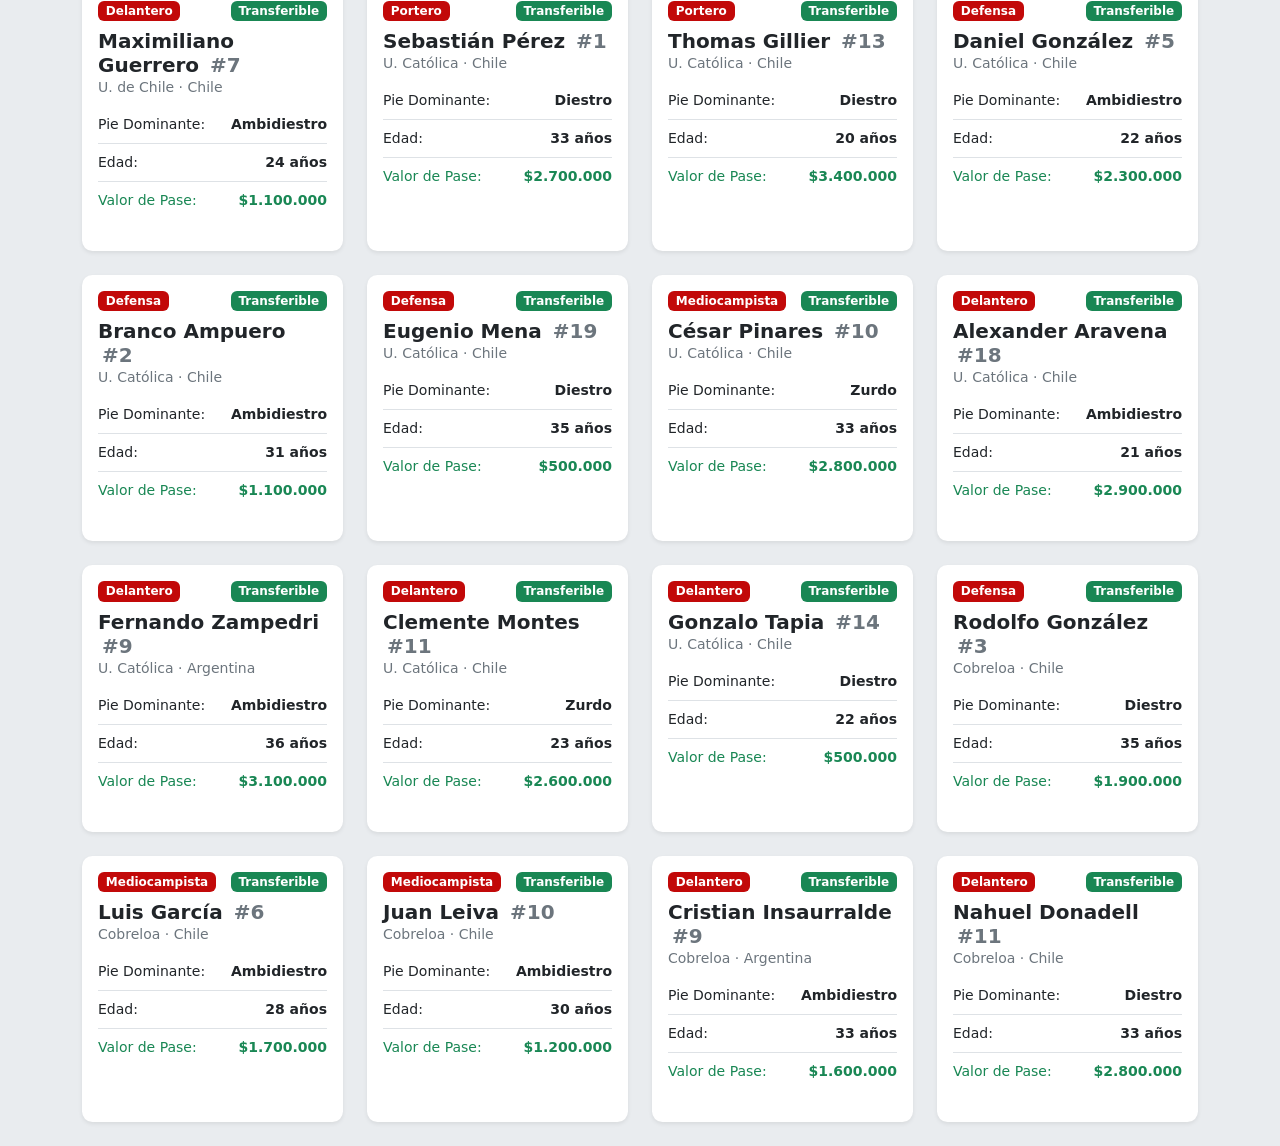
<file: jugadores.html>
<!DOCTYPE html>
<html lang="es">
<head>
  <meta charset="UTF-8">
  <meta name="viewport" content="width=device-width, initial-scale=1.0">
  <title>Jugadores | RNFC</title>
  <link rel="icon" type="image/x-icon" href="assets/favicon.ico">
  
  <link href="https://cdn.jsdelivr.net/npm/bootstrap@5.3.3/dist/css/bootstrap.min.css" rel="stylesheet">
  <link rel="stylesheet" href="https://cdn.jsdelivr.net/npm/bootstrap-icons@1.11.3/font/bootstrap-icons.min.css">
  <link rel="stylesheet" href="css/styles.css">

  <style>
    :root {
      --rnfc-red: #c00000f6;
      --rnfc-red-hover: #9a0000;
    }
    
    .rnfc-navbar {
      background-color: var(--rnfc-red) !important;
      padding: 1rem 7rem;
      min-height: 100px;
      box-sizing: border-box;
    }
    
    .rnfc-navbar .nav-link {
      color: #ffffff !important;
      font-weight: 600;
      font-family: 'Roboto', sans-serif;
      letter-spacing: 0.5px;
    }
    
    .rnfc-navbar .nav-link:hover { color: #989898 !important; }

    .bg-rnfc-red { background-color: var(--rnfc-red) !important; color: white; }
    .text-rnfc-red { color: var(--rnfc-red) !important; }
    
    .btn-rnfc-red {
      background-color: var(--rnfc-red) !important;
      color: white;
      border-color: var(--rnfc-red) !important;
    }
    
    .btn-rnfc-red:hover { background-color: var(--rnfc-red-hover) !important; color: white; }
    
    .btn-outline-rnfc { color: var(--rnfc-red) !important; border-color: var(--rnfc-red) !important; }
    .btn-outline-rnfc:hover { background-color: var(--rnfc-red) !important; color: white !important; }

    .btn-logout:hover {
      background-color: #dc3545 !important;
      border-color: #dc3545 !important;
      color: white !important;
    }

    .features-seccion {
      background-color: #140083e3;
      color: #ffffff;
    }

    .player-card { transition: transform 0.2s; }
    .player-card:hover { transform: translateY(-5px); box-shadow: 0 10px 20px rgba(0,0,0,0.1); }

    @media (max-width: 768px) {
      .rnfc-navbar { padding: 1rem 1.5rem; }
    }
  </style>
</head>
<body class="bg-body-secondary">

  <!-- Barra de Navegación -->
  <header>
    <nav class="navbar navbar-expand-lg rnfc-navbar navbar-dark sticky-top">
      <div class="container-fluid">
        <a class="navbar-brand d-flex align-items-center gap-2 fw-bold" href="index.html">
          <img src="assets/escudo_rnfc.png" alt="Logo RNFC" width="80" height="80" class="d-inline-block align-text-top" onerror="this.src='escudo_rnfc.png'">
        </a>
        
        <!-- Contenedor alineado a la izquierda para los botones de navegación -->
        <div class="d-flex align-items-center gap-2 me-auto ms-4">
          <!-- Botón de Inicio reubicado y redimensionado -->
          <a href="index.html" class="btn btn-outline-light btn-lg fw-bold">
            <i class="bi bi-house-door-fill me-1"></i>Inicio
          </a>
        </div>

        <div class="d-flex align-items-center gap-3 ms-auto">
          <!-- Información de Sesión -->
          <span class="text-white small fw-bold" id="navInfoUsuario"></span>

          <!-- Botón de Acceder / Iniciar Sesión (visible cuando no hay sesión) -->
          <a href="login.html" class="btn btn-light btn-sm fw-bold text-rnfc-red" id="btnAcceder">
            <i class="bi bi-box-arrow-in-right me-1"></i>Acceder
          </a>

          <!-- Botón de Cerrar Sesión (visible con sesión) -->
          <button class="btn btn-outline-light btn-logout d-none" id="btnCerrarSesion" title="Cerrar Sesión">
            <i class="bi bi-box-arrow-right fs-5"></i>
          </button>

          <!-- Botón de Carrito -->
          <button class="btn btn-outline-light position-relative d-none" id="btnAbrirCarrito" data-bs-toggle="offcanvas" data-bs-target="#carritoOffcanvas">
            <i class="bi bi-cart3 fs-5"></i>
            <span class="position-absolute top-0 start-100 translate-middle badge rounded-pill bg-warning text-dark" id="badgeCarrito">0</span>
          </button>
        </div>
      </div>
    </nav>
  </header>

  <!-- Contenedor Principal -->
  <main class="container py-4">
    
    <!-- Panel de Filtros -->
    <div class="card border-0 shadow-sm mb-4">
      <div class="card-body features-seccion rounded p-4">
        
        <!-- Controles de Filtrado -->
        <div class="row g-3 align-items-end mb-3">
          <div class="col-md-2">
            <label class="form-label small fw-bold">Buscar Jugador</label>
            <input type="text" class="form-control rounded-pill px-3" id="filtroTexto" placeholder="Nombre...">
          </div>
          <div class="col-md-2">
            <label class="form-label small fw-bold">Club</label>
            <select class="form-select rounded-pill px-3" id="filtroClub">
              <option value="TODOS">Todos</option>
              <!-- Llenado dinámicamente -->
            </select>
          </div>
          <div class="col-md-2">
            <label class="form-label small fw-bold">País de Origen</label>
            <select class="form-select rounded-pill px-3" id="filtroPais">
              <option value="TODOS">Todos</option>
              <!-- Llenado dinámicamente -->
            </select>
          </div>
          <div class="col-md-2">
            <label class="form-label small fw-bold">Posición</label>
            <select class="form-select rounded-pill px-3" id="filtroPosicion">
              <option value="TODOS">Todas</option>
              <option value="Portero">Portero</option>
              <option value="Defensa">Defensa</option>
              <option value="Mediocampista">Mediocampista</option>
              <option value="Delantero">Delantero</option>
            </select>
          </div>
          <div class="col-md-2">
            <label class="form-label small fw-bold">Pie Dominante</label>
            <select class="form-select rounded-pill px-3" id="filtroPie">
              <option value="TODOS">Todos</option>
              <option value="Diestro">Diestro</option>
              <option value="Zurdo">Zurdo</option>
              <option value="Ambidiestro">Ambidiestro</option>
            </select>
          </div>
          <div class="col-md-2 d-flex align-items-center mb-2">
            <div class="form-check form-switch fs-5">
              <input class="form-check-input" type="checkbox" id="filtroDisponible" checked>
              <label class="form-check-label fs-6 text-white ms-2 pt-1 fw-bold" for="filtroDisponible">Solo transferibles</label>
            </div>
          </div>
        </div>

        <!-- Controles de Ordenamiento -->
        <div class="row g-3 align-items-end border-top border-light pt-3 mt-1">
            <div class="col-md-3">
                <label class="form-label small fw-bold text-white"><i class="bi bi-sort-down me-1"></i>Ordenar resultados por:</label>
                <select class="form-select rounded-pill px-3 bg-white text-dark" id="filtroOrden">
                  <option value="defecto">Por Defecto</option>
                  <option value="edadAsc">Edad (Menor a Mayor)</option>
                  <option value="edadDesc">Edad (Mayor a Menor)</option>
                  <option value="valorAsc">Valor Pase (Menor a Mayor)</option>
                  <option value="valorDesc">Valor Pase (Mayor a Menor)</option>
                  <option value="paisAsc">País de Origen (A-Z)</option>
                  <option value="paisDesc">País de Origen (Z-A)</option>
                </select>
            </div>
        </div>

      </div>
    </div>

    <!-- Encabezado de la Grilla -->
    <div class="d-flex justify-content-between align-items-center mb-3">
      <h2 class="h5 fw-bold mb-0">Mercado de Jugadores</h2>
      <button class="btn btn-rnfc-red d-none" id="btnRegistrarJugador" data-bs-toggle="modal" data-bs-target="#modalRegistrarJugador">
        <i class="bi bi-person-plus-fill me-1"></i>Registrar Jugador
      </button>
    </div>

    <!-- Grilla de Jugadores -->
    <div class="row g-4" id="contenedorJugadores">
      <!-- Generado dinámicamente -->
    </div>
  </main>

  <!-- Modal de Registro de Jugador -->
  <div class="modal fade" id="modalRegistrarJugador" tabindex="-1" aria-hidden="true">
    <div class="modal-dialog">
      <div class="modal-content">
        <div class="modal-header">
          <h5 class="modal-title fw-bold"><i class="bi bi-person-plus-fill text-rnfc-red me-2"></i>Registrar Nuevo Jugador</h5>
          <button type="button" class="btn-close" data-bs-dismiss="modal"></button>
        </div>
        <div class="modal-body">
          <form id="formRegistrarJugador">
            <div class="mb-3">
              <label class="form-label">Nombre completo</label>
              <input type="text" class="form-control" id="nuevoNombre" required>
            </div>
            
            <div class="row g-3">
              <div class="col-6">
                <label class="form-label">Edad</label>
                <input type="number" class="form-control" id="nuevoEdad" min="15" max="45" required>
              </div>
              <div class="col-6">
                <label class="form-label">Posición</label>
                <select class="form-select" id="nuevoPosicion" required>
                  <option value="Portero">Portero</option>
                  <option value="Defensa">Defensa</option>
                  <option value="Mediocampista">Mediocampista</option>
                  <option value="Delantero">Delantero</option>
                </select>
              </div>
            </div>
            
            <div class="row g-3 mt-0">
              <div class="col-6">
                <label class="form-label">Pie Dominante</label>
                <select class="form-select" id="nuevoPie" required>
                  <option value="Diestro">Diestro</option>
                  <option value="Zurdo">Zurdo</option>
                  <option value="Ambidiestro">Ambidiestro</option>
                </select>
              </div>
              <div class="col-6">
                <label class="form-label">País de Origen</label>
                <input type="text" class="form-control" id="nuevoPais" placeholder="Ej: Chile" required>
              </div>
            </div>

            <div class="mb-3 mt-3">
              <label class="form-label">Valor de Pase (CLP)</label>
              <input type="number" class="form-control" id="nuevoPrecio" min="0" step="100000" required>
            </div>
            
            <div class="form-check form-switch">
              <input class="form-check-input" type="checkbox" id="nuevoTransferible">
              <label class="form-check-label" for="nuevoTransferible">Disponible para transferencia</label>
            </div>
          </form>
          <div class="alert alert-info mt-3 small mb-0 py-2">
            <i class="bi bi-info-circle me-1"></i>El dorsal será asignado automáticamente según disponibilidad.
          </div>
        </div>
        <div class="modal-footer">
          <button type="button" class="btn btn-outline-secondary" data-bs-dismiss="modal">Cancelar</button>
          <button type="button" class="btn btn-rnfc-red" id="btnGuardarJugador">Guardar Jugador</button>
        </div>
      </div>
    </div>
  </div>

  <!-- Modal de Edición de Jugador -->
  <div class="modal fade" id="modalEditarJugador" tabindex="-1" aria-hidden="true">
    <div class="modal-dialog">
      <div class="modal-content">
        <div class="modal-header">
          <h5 class="modal-title fw-bold"><i class="bi bi-pencil-square text-primary me-2"></i>Editar Jugador</h5>
          <button type="button" class="btn-close" data-bs-dismiss="modal"></button>
        </div>
        <div class="modal-body">
          <form id="formEditarJugador">
            <input type="hidden" id="editarId">
            
            <div class="mb-3">
              <label class="form-label">Nombre completo</label>
              <input type="text" class="form-control" id="editarNombre" required>
            </div>
            
            <div class="row g-3">
              <div class="col-6">
                <label class="form-label">Edad</label>
                <input type="number" class="form-control" id="editarEdad" min="15" max="45" required>
              </div>
              <div class="col-6">
                <label class="form-label">Posición</label>
                <select class="form-select" id="editarPosicion" required>
                  <option value="Portero">Portero</option>
                  <option value="Defensa">Defensa</option>
                  <option value="Mediocampista">Mediocampista</option>
                  <option value="Delantero">Delantero</option>
                </select>
              </div>
            </div>
            
            <div class="row g-3 mt-0">
              <div class="col-6">
                <label class="form-label">Pie Dominante</label>
                <select class="form-select" id="editarPie" required>
                  <option value="Diestro">Diestro</option>
                  <option value="Zurdo">Zurdo</option>
                  <option value="Ambidiestro">Ambidiestro</option>
                </select>
              </div>
              <div class="col-6">
                <label class="form-label">País de Origen</label>
                <input type="text" class="form-control" id="editarPais" required>
              </div>
            </div>

            <div class="mb-3 mt-3">
              <label class="form-label">Valor de Pase (CLP)</label>
              <input type="number" class="form-control" id="editarPrecio" min="0" step="100000" required>
            </div>
            
            <div class="form-check form-switch">
              <input class="form-check-input" type="checkbox" id="editarTransferible">
              <label class="form-check-label" for="editarTransferible">Disponible para transferencia</label>
            </div>
          </form>
          <div class="alert alert-secondary mt-3 small mb-0 py-2">
            <i class="bi bi-info-circle me-1"></i>El dorsal y estadísticas actuales se mantendrán intactas.
          </div>
        </div>
        <div class="modal-footer">
          <button type="button" class="btn btn-outline-secondary" data-bs-dismiss="modal">Cancelar</button>
          <button type="button" class="btn btn-primary" id="btnActualizarJugador">Actualizar Datos</button>
        </div>
      </div>
    </div>
  </div>

  <!-- Offcanvas del Carrito -->
  <div class="offcanvas offcanvas-end" tabindex="-1" id="carritoOffcanvas">
    <div class="offcanvas-header border-bottom">
      <h5 class="offcanvas-title fw-bold"><i class="bi bi-cart-check-fill text-rnfc-red me-2"></i>Fichajes Pendientes</h5>
      <button type="button" class="btn-close" data-bs-dismiss="offcanvas"></button>
    </div>
    <div class="offcanvas-body d-flex flex-column">
      <div id="listaCarrito" class="flex-grow-1 overflow-auto"></div>
      <div class="border-top pt-3 mt-3">
        <div class="d-flex justify-content-between fw-bold fs-5 mb-3">
          <span>Total Inversión:</span>
          <span id="totalCarrito">$0</span>
        </div>
        <button class="btn btn-rnfc-red w-100 py-2 fw-bold" id="btnConfirmarCompra">Confirmar Fichajes</button>
      </div>
    </div>
  </div>

  <script src="https://cdn.jsdelivr.net/npm/bootstrap@5.3.3/dist/js/bootstrap.bundle.min.js"></script>
  <script src="js/seeders.js"></script>

  <script>
    /**
     * @constant {string} KEY_SESION
     * @description Identificador para guardar y leer la sesión en sessionStorage.
     */
    const KEY_SESION = "rnfc_sesion";
    
    let usuarioActual = null;
    let rolActual = "visita";

    /**
     * @function leerSesion
     * @description Recupera los datos del usuario activo desde sessionStorage.
     */
    function leerSesion() {
      try {
        const s = JSON.parse(sessionStorage.getItem(KEY_SESION));
        if (s && s.rol) {
          usuarioActual = s;
          rolActual = s.rol;
        }
      } catch (e) {
        console.warn("No hay sesión activa, modo visita.");
      }
    }

    /**
     * @function pintarInfoSesion
     * @description Configura la interfaz visual basándose en el rol del usuario (Visita o Agente).
     */
    function pintarInfoSesion() {
      const navInfoUsuario = document.getElementById("navInfoUsuario");
      const btnAbrirCarrito = document.getElementById("btnAbrirCarrito");
      const btnRegistrarJugador = document.getElementById("btnRegistrarJugador");
      const btnAcceder = document.getElementById("btnAcceder");
      const btnCerrarSesion = document.getElementById("btnCerrarSesion");

      if (rolActual === "agente" && usuarioActual) {
        btnAbrirCarrito.classList.remove("d-none");
        btnRegistrarJugador.classList.remove("d-none");
        btnAcceder.classList.add("d-none"); 
        btnCerrarSesion.classList.remove("d-none");

        let nombreClub = "";
        if (usuarioActual.clubId != null) {
          const club = obtenerClubPorId(usuarioActual.clubId);
          if (club) nombreClub = club.nombreCorto;
        }
        navInfoUsuario.textContent = nombreClub
          ? `${usuarioActual.nombre} · ${nombreClub}`
          : usuarioActual.nombre;

      } else if (rolActual === "visita" && usuarioActual) {
        navInfoUsuario.textContent = usuarioActual.nombre;
        btnAcceder.classList.add("d-none"); 
        btnCerrarSesion.classList.remove("d-none");
      } else {
        navInfoUsuario.textContent = ""; 
        btnAcceder.classList.remove("d-none");
        btnCerrarSesion.classList.add("d-none");
      }
    }

    /**
     * @function obtenerDorsalDisponible
     * @description Busca y retorna el primer número de camiseta libre en la plantilla.
     * @param {Array} plantilla - Arreglo de jugadores del club.
     * @returns {number} Número de dorsal disponible.
     */
    function obtenerDorsalDisponible(plantilla) {
      const ocupados = plantilla.map(j => j.dorsal).sort((a, b) => a - b);
      let nuevoDorsal = 1;
      
      for (let i = 0; i < ocupados.length; i++) {
        if (ocupados[i] === nuevoDorsal) {
          nuevoDorsal++;
        }
      }
      return nuevoDorsal;
    }

    /**
     * Evento principal que inicializa el catálogo al cargar el DOM.
     */
    document.addEventListener("DOMContentLoaded", () => {
      leerSesion();
      pintarInfoSesion();

      let clubesData = [];
      let mercado = [];
      let carrito = [];
      let paisesUnicos = new Set(); 

      const contenedor = document.getElementById("contenedorJugadores");
      const badgeCarrito = document.getElementById("badgeCarrito");
      const listaCarrito = document.getElementById("listaCarrito");
      const totalCarrito = document.getElementById("totalCarrito");

      /**
       * @function prepararMercado
       * @description Carga datos base, genera atributos faltantes y llena los selectores de filtro.
       */
      function prepararMercado() {
        clubesData = obtenerClubes();
        let seGeneraronDatosNuevos = false;

        clubesData.forEach(club => {
          club.plantilla.forEach(jugador => {
            if (jugador.pie === undefined) {
              const pies = ["Diestro", "Zurdo", "Ambidiestro"];
              jugador.pie = pies[Math.floor(Math.random() * pies.length)];
              jugador.disponible = Math.random() > 0.4;
              jugador.precio = Math.floor(Math.random() * 30 + 5) * 100000;
              jugador.clubActualId = club.id;
              jugador.clubNombre = club.nombreCorto;
              seGeneraronDatosNuevos = true;
            }
            
            if(jugador.nacionalidad && !jugador.paisOrigen){
                jugador.paisOrigen = jugador.nacionalidad;
            }

            mercado.push(jugador);
            paisesUnicos.add(jugador.paisOrigen);
          });
        });

        if (seGeneraronDatosNuevos) {
          localStorage.setItem("rnfc_clubs", JSON.stringify(clubesData));
        }

        const selectClub = document.getElementById("filtroClub");
        selectClub.innerHTML = '<option value="TODOS">Todos</option>';
        clubesData.forEach(c => {
          const option = document.createElement("option");
          option.value = c.id;
          option.textContent = c.nombreCorto;
          selectClub.appendChild(option);
        });

        const selectPais = document.getElementById("filtroPais");
        selectPais.innerHTML = '<option value="TODOS">Todos</option>';
        Array.from(paisesUnicos).sort().forEach(pais => {
            if(pais){
                const option = document.createElement("option");
                option.value = pais;
                option.textContent = pais;
                selectPais.appendChild(option);
            }
        });
      }

      /**
       * @function renderizarMercado
       * @description Evalúa los filtros activos, ordena la lista y renderiza las tarjetas de jugadores.
       */
      function renderizarMercado() {
        const texto = document.getElementById("filtroTexto").value.toLowerCase();
        const posicion = document.getElementById("filtroPosicion").value;
        const pie = document.getElementById("filtroPie").value;
        const clubId = document.getElementById("filtroClub").value;
        const paisFiltro = document.getElementById("filtroPais").value;
        const soloTransferibles = document.getElementById("filtroDisponible").checked;
        const orden = document.getElementById("filtroOrden").value;

        contenedor.innerHTML = "";

        let filtrados = mercado.filter(j => {
          const pasaTexto = j.nombre.toLowerCase().includes(texto) || (j.paisOrigen && j.paisOrigen.toLowerCase().includes(texto));
          const pasaPosicion = posicion === "TODOS" || j.posicion === posicion;
          const pasaPie = pie === "TODOS" || j.pie === pie;
          const pasaClub = clubId === "TODOS" || j.clubActualId === Number(clubId);
          const pasaPais = paisFiltro === "TODOS" || j.paisOrigen === paisFiltro;
          const pasaDisp = !soloTransferibles || j.disponible === true;
          
          return pasaTexto && pasaPosicion && pasaPie && pasaClub && pasaDisp && pasaPais;
        });

        filtrados.sort((a, b) => {
            switch(orden){
                case 'edadAsc':
                    return a.edad - b.edad;
                case 'edadDesc':
                    return b.edad - a.edad;
                case 'valorAsc':
                    return a.precio - b.precio;
                case 'valorDesc':
                    return b.precio - a.precio;
                case 'paisAsc':
                    return (a.paisOrigen || "").localeCompare(b.paisOrigen || "");
                case 'paisDesc':
                    return (b.paisOrigen || "").localeCompare(a.paisOrigen || "");
                default:
                    return 0;
            }
        });

        if (filtrados.length === 0) {
          contenedor.innerHTML = `<div class="col-12 text-center text-secondary py-5"><h5>No se encontraron jugadores con esos filtros.</h5></div>`;
          return;
        }

        filtrados.forEach(j => {
          // Evalúa si el agente puede comprar este jugador
          const mostrarBtnCompra = rolActual === "agente" && !!usuarioActual &&
            j.disponible && j.clubActualId !== usuarioActual.clubId;
          
          // Evalúa si el agente es dueño del jugador para editarlo/eliminarlo
          const esMiJugador = rolActual === "agente" && !!usuarioActual && 
            j.clubActualId === usuarioActual.clubId;
            
          const enCarrito = carrito.some(item => item.id === j.id);

          const col = document.createElement("div");
          col.className = "col-md-6 col-lg-4 col-xl-3";

          col.innerHTML = `
            <div class="card h-100 player-card border-0 shadow-sm">
              <div class="card-body d-flex flex-column">
                <div class="d-flex justify-content-between mb-2">
                  <span class="badge bg-rnfc-red">${j.posicion}</span>
                  ${j.disponible ? '<span class="badge bg-success">Transferible</span>' : '<span class="badge bg-secondary">No Transferible</span>'}
                </div>
                <h5 class="card-title fw-bold mb-0">${j.nombre} <span class="text-secondary ms-1">#${j.dorsal}</span></h5>
                <p class="text-secondary small mb-2">${j.clubNombre} · ${j.paisOrigen}</p>

                <ul class="list-group list-group-flush small mb-3 flex-grow-1">
                  <li class="list-group-item px-0 d-flex justify-content-between"><span>Pie Dominante:</span> <strong>${j.pie}</strong></li>
                  <li class="list-group-item px-0 d-flex justify-content-between"><span>Edad:</span> <strong>${j.edad} años</strong></li>
                  <li class="list-group-item px-0 d-flex justify-content-between text-success">
                    <span>Valor de Pase:</span> <strong>$${j.precio.toLocaleString('es-CL')}</strong>
                  </li>
                </ul>

                ${mostrarBtnCompra ?
                  `<button class="btn w-100 fw-bold ${enCarrito ? 'btn-secondary disabled' : 'btn-outline-rnfc'} btn-comprar mt-auto" data-id="${j.id}">
                    ${enCarrito ? '<i class="bi bi-check-lg"></i> En el carrito' : '<i class="bi bi-cart-plus"></i> Fichar'}
                  </button>`
                  : ''
                }
                
                ${esMiJugador ?
                  `<div class="d-flex gap-2 mt-auto">
                    <button class="btn btn-outline-primary w-50 fw-bold btn-editar" data-id="${j.id}" data-bs-toggle="modal" data-bs-target="#modalEditarJugador">
                      <i class="bi bi-pencil-square"></i> Editar
                    </button>
                    <button class="btn btn-outline-danger w-50 fw-bold btn-eliminar" data-id="${j.id}">
                      <i class="bi bi-trash"></i> Eliminar
                    </button>
                  </div>`
                  : ''
                }
              </div>
            </div>
          `;
          contenedor.appendChild(col);
        });

        // Asignación de listeners para botones generados dinámicamente
        document.querySelectorAll(".btn-comprar").forEach(btn => {
          btn.addEventListener("click", (e) => agregarAlCarrito(Number(e.currentTarget.dataset.id)));
        });

        document.querySelectorAll(".btn-editar").forEach(btn => {
          btn.addEventListener("click", (e) => prepararEdicionJugador(Number(e.currentTarget.dataset.id)));
        });

        document.querySelectorAll(".btn-eliminar").forEach(btn => {
          btn.addEventListener("click", (e) => eliminarJugador(Number(e.currentTarget.dataset.id)));
        });
      }

      /**
       * @function agregarAlCarrito
       * @description Ingresa un jugador a la lista de fichajes pendientes validando el límite de plantilla.
       * @param {number} id - ID del jugador.
       */
      function agregarAlCarrito(id) {
        if (rolActual !== "agente" || !usuarioActual) return;
        
        const clubDelAgente = clubesData.find(c => c.id === usuarioActual.clubId);
        if (!clubDelAgente) return;

        if (clubDelAgente.plantilla.length + carrito.length >= 26) {
          alert("Límite de plantilla alcanzado. Un club no puede tener más de 26 jugadores.");
          return;
        }

        const jugador = mercado.find(j => j.id === id);
        if (jugador && jugador.disponible && !carrito.some(item => item.id === id)) {
          carrito.push(jugador);
          actualizarCarrito();
          renderizarMercado();
        }
      }

      /**
       * @function eliminarItem
       * @description Remueve un jugador del carrito.
       */
      window.eliminarItem = function (id) {
        carrito = carrito.filter(item => item.id !== id);
        actualizarCarrito();
        renderizarMercado();
      };

      /**
       * @function eliminarJugador
       * @description Elimina permanentemente a un jugador del club y del mercado.
       * @param {number} id - ID del jugador.
       */
      function eliminarJugador(id) {
        if (rolActual !== "agente" || !usuarioActual) return;
        
        const confirmacion = confirm("⚠️ ¡Atención! Eliminar a este jugador es un cambio permanente. ¿Deseas continuar?");
        if (!confirmacion) return;

        // Eliminar de la plantilla del club
        const clubDelAgente = clubesData.find(c => c.id === usuarioActual.clubId);
        if (clubDelAgente) {
          clubDelAgente.plantilla = clubDelAgente.plantilla.filter(j => j.id !== id);
        }

        // Eliminar del mercado global y del carrito si estuviera (por precaución)
        mercado = mercado.filter(j => j.id !== id);
        carrito = carrito.filter(item => item.id !== id);

        // Guardar cambios y renderizar
        localStorage.setItem("rnfc_clubs", JSON.stringify(clubesData));
        actualizarCarrito();
        renderizarMercado();
        alert("Jugador eliminado exitosamente del sistema.");
      }

      /**
       * @function prepararEdicionJugador
       * @description Busca los datos actuales del jugador y los pre-carga en el formulario del modal.
       * @param {number} id - ID del jugador.
       */
      function prepararEdicionJugador(id) {
        const jugador = mercado.find(j => j.id === id);
        if (!jugador) return;

        document.getElementById("editarId").value = jugador.id;
        document.getElementById("editarNombre").value = jugador.nombre;
        document.getElementById("editarEdad").value = jugador.edad;
        document.getElementById("editarPosicion").value = jugador.posicion;
        document.getElementById("editarPie").value = jugador.pie;
        document.getElementById("editarPais").value = jugador.paisOrigen;
        document.getElementById("editarPrecio").value = jugador.precio;
        document.getElementById("editarTransferible").checked = jugador.disponible;
      }

      /**
       * @function actualizarCarrito
       * @description Refresca la interfaz del offcanvas calculando los totales de la compra.
       */
      function actualizarCarrito() {
        badgeCarrito.textContent = carrito.length;
        listaCarrito.innerHTML = "";
        let suma = 0;

        if (carrito.length === 0) {
          listaCarrito.innerHTML = `<p class="text-center text-secondary mt-4">Tu carrito de fichajes está vacío.</p>`;
        } else {
          carrito.forEach(j => {
            suma += j.precio;
            const div = document.createElement("div");
            div.className = "d-flex justify-content-between align-items-center mb-3 border-bottom pb-2";
            div.innerHTML = `
              <div>
                <h6 class="mb-0 fw-bold">${j.nombre}</h6>
                <small class="text-secondary">${j.posicion}</small><br>
                <span class="text-success small fw-bold">$${j.precio.toLocaleString('es-CL')}</span>
              </div>
              <button class="btn btn-sm btn-outline-danger border-0" onclick="window.eliminarItem(${j.id})"><i class="bi bi-trash3"></i></button>
            `;
            listaCarrito.appendChild(div);
          });
        }
        totalCarrito.textContent = `$${suma.toLocaleString('es-CL')}`;
      }

      /**
       * Listener del botón de confirmación de compra.
       */
      document.getElementById("btnConfirmarCompra").addEventListener("click", () => {
        if (rolActual !== "agente" || !usuarioActual) return;
        if (carrito.length === 0) return alert("Agrega jugadores al carrito primero.");
        if (usuarioActual.clubId == null) {
          alert("Tu sesión no tiene un club asignado.");
          return;
        }

        const clubComprador = clubesData.find(c => c.id === usuarioActual.clubId);
        if (!clubComprador) return;

        carrito.forEach(jugadorComprado => {
          clubesData.forEach(club => {
            club.plantilla = club.plantilla.filter(j => j.id !== jugadorComprado.id);
          });

          jugadorComprado.dorsal = obtenerDorsalDisponible(clubComprador.plantilla);
          jugadorComprado.disponible = false;
          jugadorComprado.clubActualId = clubComprador.id;
          jugadorComprado.clubNombre = clubComprador.nombreCorto;
          clubComprador.plantilla.push(jugadorComprado);
        });

        localStorage.setItem("rnfc_clubs", JSON.stringify(clubesData));

        alert("¡Fichajes confirmados exitosamente! Se han asignado los dorsales automáticamente según disponibilidad.");
        carrito = [];
        actualizarCarrito();
        renderizarMercado();

        const bsOffcanvas = bootstrap.Offcanvas.getInstance(document.getElementById('carritoOffcanvas'));
        bsOffcanvas.hide();
      });

      /**
       * Listener del formulario de registro de un nuevo jugador.
       */
      document.getElementById("btnGuardarJugador").addEventListener("click", () => {
        if (rolActual !== "agente" || !usuarioActual) return;
        if (usuarioActual.clubId == null) return;

        const form = document.getElementById("formRegistrarJugador");
        if (!form.checkValidity()) {
          form.reportValidity();
          return;
        }

        const clubDelAgente = clubesData.find(c => c.id === usuarioActual.clubId);
        if (!clubDelAgente) return;

        if (clubDelAgente.plantilla.length >= 26) {
          alert("Operación denegada. Tu club ya alcanzó el límite máximo de 26 jugadores permitidos.");
          bootstrap.Modal.getInstance(document.getElementById('modalRegistrarJugador')).hide();
          form.reset();
          return;
        }

        const dorsalGenerado = obtenerDorsalDisponible(clubDelAgente.plantilla);
        const nuevoPais = document.getElementById("nuevoPais").value.trim();

        const nuevoJugador = {
          id: Date.now(),
          dorsal: dorsalGenerado,
          nombre: document.getElementById("nuevoNombre").value.trim(),
          posicion: document.getElementById("nuevoPosicion").value,
          edad: Number(document.getElementById("nuevoEdad").value),
          paisOrigen: nuevoPais,
          partidos: 0,
          goles: 0,
          titular: false,
          pie: document.getElementById("nuevoPie").value,
          disponible: document.getElementById("nuevoTransferible").checked,
          precio: Number(document.getElementById("nuevoPrecio").value),
          clubActualId: clubDelAgente.id,
          clubNombre: clubDelAgente.nombreCorto
        };

        if(!paisesUnicos.has(nuevoPais)){
            paisesUnicos.add(nuevoPais);
            const selectPais = document.getElementById("filtroPais");
            const option = document.createElement("option");
            option.value = nuevoPais;
            option.textContent = nuevoPais;
            selectPais.appendChild(option);
        }

        clubDelAgente.plantilla.push(nuevoJugador);
        mercado.push(nuevoJugador);
        localStorage.setItem("rnfc_clubs", JSON.stringify(clubesData));

        form.reset();
        bootstrap.Modal.getInstance(document.getElementById('modalRegistrarJugador')).hide();

        renderizarMercado();
        alert(`¡Jugador registrado correctamente! Se le ha asignado el dorsal #${dorsalGenerado}.`);
      });

      /**
       * Listener del formulario de edición de un jugador existente.
       */
      document.getElementById("btnActualizarJugador").addEventListener("click", () => {
        if (rolActual !== "agente" || !usuarioActual) return;
        
        const form = document.getElementById("formEditarJugador");
        if (!form.checkValidity()) {
          form.reportValidity();
          return;
        }

        const idEdicion = Number(document.getElementById("editarId").value);
        const jugadorMercado = mercado.find(j => j.id === idEdicion);
        const clubDelAgente = clubesData.find(c => c.id === usuarioActual.clubId);
        
        if (jugadorMercado && clubDelAgente) {
          const jugadorPlantilla = clubDelAgente.plantilla.find(j => j.id === idEdicion);
          
          if(jugadorPlantilla) {
            const nuevoPais = document.getElementById("editarPais").value.trim();
            
            // Actualizar datos en la variable global del mercado
            jugadorMercado.nombre = document.getElementById("editarNombre").value.trim();
            jugadorMercado.edad = Number(document.getElementById("editarEdad").value);
            jugadorMercado.posicion = document.getElementById("editarPosicion").value;
            jugadorMercado.pie = document.getElementById("editarPie").value;
            jugadorMercado.paisOrigen = nuevoPais;
            jugadorMercado.precio = Number(document.getElementById("editarPrecio").value);
            jugadorMercado.disponible = document.getElementById("editarTransferible").checked;

            // Replicar los cambios exactos a la copia dentro de la plantilla del club
            Object.assign(jugadorPlantilla, jugadorMercado);

            // Si se agregó un país nuevo, actualizar el filtro
            if(!paisesUnicos.has(nuevoPais)){
                paisesUnicos.add(nuevoPais);
                const selectPais = document.getElementById("filtroPais");
                const option = document.createElement("option");
                option.value = nuevoPais;
                option.textContent = nuevoPais;
                selectPais.appendChild(option);
            }

            // Guardar, cerrar y refrescar
            localStorage.setItem("rnfc_clubs", JSON.stringify(clubesData));
            form.reset();
            bootstrap.Modal.getInstance(document.getElementById('modalEditarJugador')).hide();
            renderizarMercado();
            
            alert("¡Los datos del jugador han sido actualizados correctamente!");
          }
        }
      });

      /**
       * Listener para cerrar la sesión actual.
       */
      document.getElementById("btnCerrarSesion").addEventListener("click", () => {
        sessionStorage.removeItem(KEY_SESION);
        window.location.reload();
      });

      // Asignación de Listeners para la barra de filtros
      document.getElementById("filtroTexto").addEventListener("input", renderizarMercado);
      document.getElementById("filtroClub").addEventListener("change", renderizarMercado);
      document.getElementById("filtroPais").addEventListener("change", renderizarMercado);
      document.getElementById("filtroPosicion").addEventListener("change", renderizarMercado);
      document.getElementById("filtroPie").addEventListener("change", renderizarMercado);
      document.getElementById("filtroDisponible").addEventListener("change", renderizarMercado);
      document.getElementById("filtroOrden").addEventListener("change", renderizarMercado);

      /**
       * @function aplicarFiltroClubDesdeUrl
       * @description Si la URL trae ?club=ID, preselecciona ese club en el filtro.
       */
      function aplicarFiltroClubDesdeUrl() {
        const parametros = new URLSearchParams(window.location.search);
        const clubDesdeUrl = parametros.get("club");
        const selectClub = document.getElementById("filtroClub");

        if (clubDesdeUrl && selectClub.querySelector(`option[value="${clubDesdeUrl}"]`)) {
          selectClub.value = clubDesdeUrl;
        }
      }

      prepararMercado();
      aplicarFiltroClubDesdeUrl();
      renderizarMercado();
      actualizarCarrito();
    });
  </script>
</body>
</html>
</file>
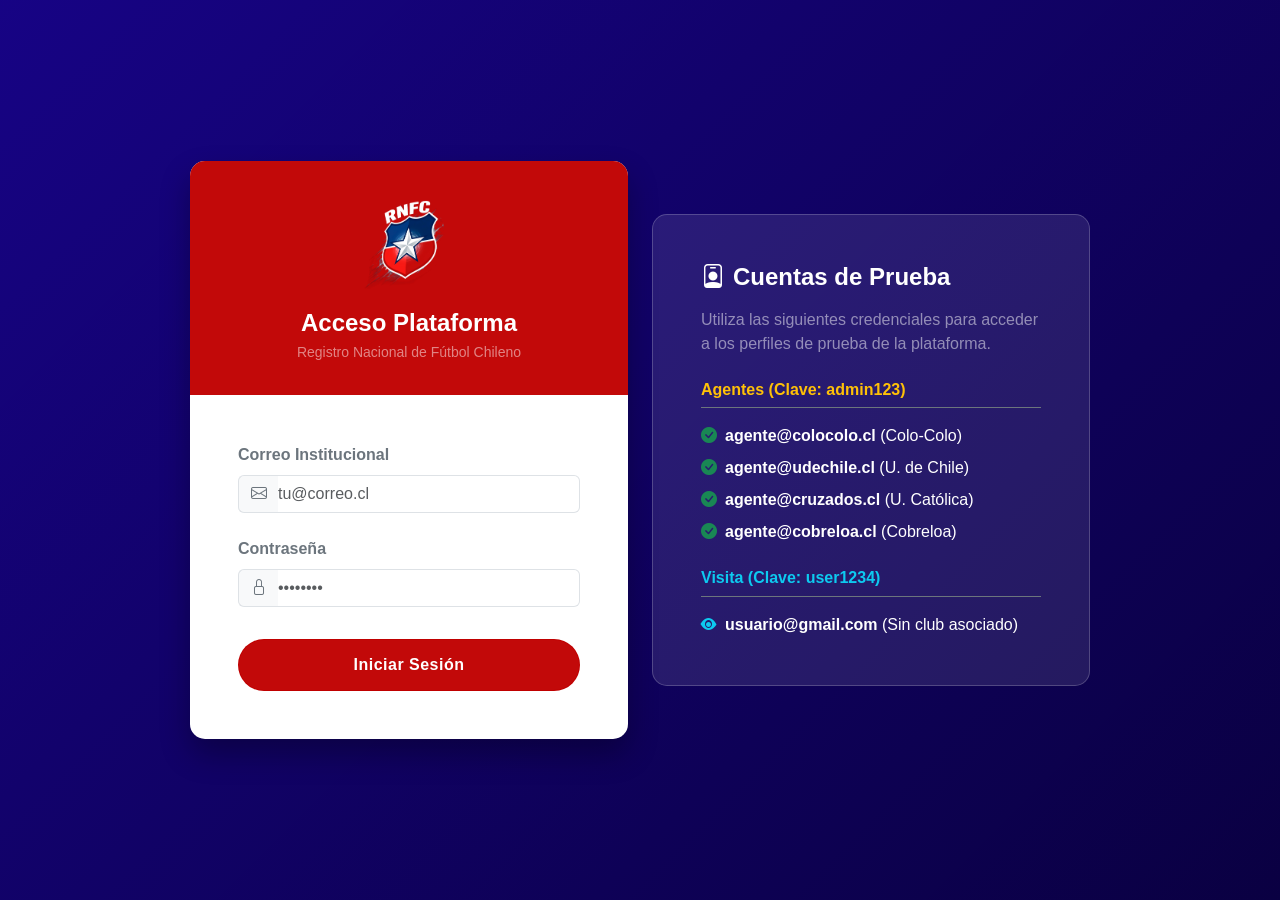
<file: login.html>
<!DOCTYPE html>
<html lang="es">
<head>
  <meta charset="UTF-8">
  <meta name="viewport" content="width=device-width, initial-scale=1.0">
  <title>Iniciar Sesión | RNFC</title>
  <link rel="icon" type="image/x-icon" href="assets/favicon.ico">
  
  <link href="https://cdn.jsdelivr.net/npm/bootstrap@5.3.3/dist/css/bootstrap.min.css" rel="stylesheet">
  <link rel="stylesheet" href="https://cdn.jsdelivr.net/npm/bootstrap-icons@1.11.3/font/bootstrap-icons.min.css">
  
  <style>
    :root {
      --rnfc-red: #c00000f6;
      --rnfc-red-hover: #9a0000;
      --rnfc-blue: #140083e3;
    }
    
    body {
      background-color: var(--rnfc-blue);
      background-image: linear-gradient(135deg, #140083e3 0%, #0a0042 100%);
      min-height: 100vh;
      font-family: 'Roboto', sans-serif;
    }

    .login-container {
      max-width: 900px;
      width: 100%;
    }

    .card-login {
      border: none;
      border-radius: 15px;
      overflow: hidden;
      box-shadow: 0 15px 30px rgba(0,0,0,0.3);
    }

    .login-header {
      background-color: var(--rnfc-red);
      padding: 2rem;
      text-align: center;
      color: white;
    }

    .btn-rnfc-red {
      background-color: var(--rnfc-red) !important;
      color: white;
      border-color: var(--rnfc-red) !important;
      padding: 0.8rem;
      font-weight: 600;
      letter-spacing: 0.5px;
    }
    
    .btn-rnfc-red:hover { 
      background-color: var(--rnfc-red-hover) !important; 
      color: white; 
    }

    .info-box {
      background-color: rgba(255, 255, 255, 0.1);
      border: 1px solid rgba(255, 255, 255, 0.2);
      border-radius: 15px;
      color: white;
    }

    .form-control:focus {
      border-color: var(--rnfc-red);
      box-shadow: 0 0 0 0.25rem rgba(192, 0, 0, 0.25);
    }
  </style>
</head>
<body class="d-flex align-items-center justify-content-center p-3 p-md-0">

  <!-- Contenedor Principal -->
  <div class="login-container">
    <div class="row g-4 align-items-center">
      
      <!-- Columna del Formulario de Inicio de Sesión -->
      <div class="col-md-6">
        <div class="card card-login bg-white">
          <div class="login-header">
            <img src="assets/escudo_rnfc.png" alt="Logo RNFC" width="100" height="100" class="mb-3" onerror="this.src='https://via.placeholder.com/100?text=RNFC'">
            <h1 class="h4 fw-bold mb-0">Acceso Plataforma</h1>
            <p class="small text-white-50 mb-0 mt-1">Registro Nacional de Fútbol Chileno</p>
          </div>
          <div class="card-body p-4 p-md-5">
            <form id="loginForm">
              <div class="mb-4">
                <label for="emailInput" class="form-label fw-bold text-secondary">Correo Institucional</label>
                <div class="input-group">
                  <span class="input-group-text bg-light border-end-0"><i class="bi bi-envelope text-secondary"></i></span>
                  <input type="email" class="form-control border-start-0 ps-0" id="emailInput" placeholder="tu@correo.cl" required>
                </div>
              </div>
              <div class="mb-4">
                <label for="passwordInput" class="form-label fw-bold text-secondary">Contraseña</label>
                <div class="input-group">
                  <span class="input-group-text bg-light border-end-0"><i class="bi bi-lock text-secondary"></i></span>
                  <input type="password" class="form-control border-start-0 ps-0" id="passwordInput" placeholder="••••••••" required>
                </div>
              </div>
              <button type="submit" class="btn btn-rnfc-red w-100 rounded-pill mt-2">Iniciar Sesión</button>
            </form>
          </div>
        </div>
      </div>

      <!-- Columna de Credenciales de Prueba -->
      <div class="col-md-6">
        <div class="info-box p-4 p-md-5 h-100">
          <h2 class="h4 fw-bold mb-3"><i class="bi bi-person-badge me-2"></i>Cuentas de Prueba</h2>
          <p class="mb-4 text-white-50">Utiliza las siguientes credenciales para acceder a los perfiles de prueba de la plataforma.</p>
          
          <h3 class="h6 fw-bold text-warning mb-3 border-bottom border-secondary pb-2">Agentes (Clave: admin123)</h3>
          <ul class="list-unstyled mb-4">
            <li class="mb-2"><i class="bi bi-check-circle-fill text-success me-2"></i><strong>agente@colocolo.cl</strong> (Colo-Colo)</li>
            <li class="mb-2"><i class="bi bi-check-circle-fill text-success me-2"></i><strong>agente@udechile.cl</strong> (U. de Chile)</li>
            <li class="mb-2"><i class="bi bi-check-circle-fill text-success me-2"></i><strong>agente@cruzados.cl</strong> (U. Católica)</li>
            <li class="mb-2"><i class="bi bi-check-circle-fill text-success me-2"></i><strong>agente@cobreloa.cl</strong> (Cobreloa)</li>
          </ul>

          <h3 class="h6 fw-bold text-info mb-3 border-bottom border-secondary pb-2">Visita (Clave: user1234)</h3>
          <ul class="list-unstyled mb-0">
            <li><i class="bi bi-eye-fill text-info me-2"></i><strong>usuario@gmail.com</strong> (Sin club asociado)</li>
          </ul>
        </div>
      </div>

    </div>
  </div>

  <script>
    /**
     * @constant {Object} usuariosPermitidos
     * @description Base de datos simulada de usuarios autorizados, sus credenciales y roles.
     */
    const usuariosPermitidos = {
      "agente@colocolo.cl": { 
        password: "admin123", 
        rol: "agente", 
        clubId: 1, 
        nombre: "Agente Colo-Colo" 
      },
      "agente@udechile.cl": { 
        password: "admin123", 
        rol: "agente", 
        clubId: 2, 
        nombre: "Agente U. de Chile" 
      },
      "agente@cruzados.cl": { 
        password: "admin123", 
        rol: "agente", 
        clubId: 3, 
        nombre: "Agente U. Católica" 
      },
      "agente@cobreloa.cl": { 
        password: "admin123", 
        rol: "agente", 
        clubId: 4, 
        nombre: "Agente Cobreloa" 
      },
      "usuario@gmail.com": { 
        password: "user1234", 
        rol: "visita", 
        clubId: null, 
        nombre: "Usuario Visitante" 
      }
    };

    /**
     * Listener del evento submit del formulario para la autenticación y redirección.
     */
    document.getElementById("loginForm").addEventListener("submit", function(e) {
      e.preventDefault();
      
      const correo = document.getElementById("emailInput").value.trim().toLowerCase();
      const contrasena = document.getElementById("passwordInput").value.trim();
      
      const usuarioValido = usuariosPermitidos[correo];

      if (usuarioValido && usuarioValido.password === contrasena) {
        
        const sesion = {
          nombre: usuarioValido.nombre,
          correo: correo,
          rol: usuarioValido.rol,
          clubId: usuarioValido.clubId
        };

        // Guardamos la sesión en el navegador
        sessionStorage.setItem("rnfc_sesion", JSON.stringify(sesion));

        let urlDestino = "index.html"; 
        const urlPrevio = document.referrer;
        
        if (urlPrevio && urlPrevio.includes(window.location.host) && !urlPrevio.includes("login.html")) {
          urlDestino = urlPrevio;
        }
        
        window.location.href = urlDestino;
        
      } else {
        alert("Credenciales incorrectas. Revisa el correo y la contraseña.");
      }
    });
  </script>
</body>
</html>
</file>
<file: index.css>
/* ==========================================================
   VARIABLES GLOBALES
   Colores reutilizables en toda la página
   ========================================================== */
:root {
    --rojo-degradado: linear-gradient(135deg, #e00000 0%, #c00000 45%, #7a0000 100%);
}

/* ==========================================================
   ESTILOS GENERALES
   Desplazamiento suave al navegar entre secciones
   e inputs base de la página
   ========================================================== */
html {
    scroll-behavior: smooth;
}

.form-control {
    width: 300px;
    height: 40px;
    border-radius: 20px;
    border: none;
    font-size: 1rem;
}

/* ==========================================================
   NAVBAR
   Barra superior: logo, enlaces, buscador y usuario
   ========================================================== */
.navbar {
    background-image: var(--rojo-degradado);
    padding: 0.5rem 3rem;
    min-height: 100px;
    box-sizing: border-box;
}

/* Menú colapsable: en escritorio reparte enlaces, buscador y usuario en una fila */
.navbar-collapse {
    justify-content: space-between;
    gap: 1rem;
}

/* Lista de enlaces del navbar */
.navbar-nav {
    align-items: center;
    gap: 0.25rem;
    margin-bottom: 0;
}

/* Botón hamburguesa */
.navbar-toggler {
    color: #ffffff;
    font-size: 1.6rem;
    border: 2px solid rgba(255, 255, 255, 0.7);
    border-radius: 10px;
    padding: 0.35rem 0.75rem;
}

.navbar-toggler:focus {
    box-shadow: 0 0 0 0.2rem rgba(255, 255, 255, 0.4);
}

/* Cada enlace del navbar */
.nav-link {
    color: #ffffff !important;
    font-size: clamp(0.8rem, 1vw, 0.95rem);
    font-weight: 600;
    font-family: 'Roboto', sans-serif;
    letter-spacing: 0.3px;
    white-space: nowrap;
    padding: 0.5rem 0.6rem !important;
}

.nav-link:hover {
    color: #989898 !important;
}

/* Buscador del navbar */
.navbar .form-control {
    width: clamp(180px, 20vw, 280px);
    font-size: 0.9rem;
}

/* Nombre del usuario conectado (al lado del ícono de login) */
.nombre-usuario {
    color: #ffffff;
    font-weight: 600;
    font-family: 'Roboto', sans-serif;
    white-space: nowrap;
    text-decoration: none;
}

.nombre-usuario:hover {
    color: #d9d9d9;
    text-decoration: underline;
}

/* ==========================================================
   SECCIÓN INICIO (HERO)
   Portada con imagen de fondo y mensaje de bienvenida
   ========================================================== */
.hero-seccion {
    color: #ffffff;
    text-align: center;
    font-family: 'Roboto', sans-serif;
    font-size: 1rem;
    font-weight: 600;
    padding: 4rem 5rem;
    text-align: center;
    /* La primera capa (degradado oscuro) va por delante de la foto y la opaca */
    background-image:
        linear-gradient(rgba(10, 0, 50, 0.7), rgba(0, 0, 0, 0.55)),
        url('assets/hero-image.jpg');
    background-size: cover;
    background-position: center;
}

/* Sombra suave en el texto para que resalte aún más */
.hero-texto-container h1,
.hero-texto-container p {
    text-shadow: 0 2px 8px rgba(0, 0, 0, 0.6);
}

.hero-texto-container {
    gap: 1rem;
    width: 80%;
    display: flex;
    flex-direction: column;
    align-items: center;
}

/* ==========================================================
   SECCIÓN SOBRE NOSOTROS (FEATURES)
   Bloque azul con lo que ofrece la plataforma
   ========================================================== */
.features-seccion {
    background-color: #140083e3;
    color: #ffffff;
    padding: 4rem 5rem;
    text-align: center;
    font-family: 'Roboto', sans-serif;
    font-size: 1rem;
    font-weight: 600;
}

.feature-card {
    width: 30%;
    min-width: 260px;
}

/* ==========================================================
   SECCIÓN COMPETICIONES (CARRUSEL INFINITO)
   La "ventana" muestra 5 tarjetas y la "pista" se desliza dentro
   ========================================================== */
.carrusel-ventana {
    overflow: hidden;
    width: calc(5 * 200px + 4 * 1.5rem);
    max-width: 100%;
}

.carrusel-pista {
    display: flex;
    gap: 1.5rem;
    will-change: transform;
}

/* Tarjeta de cada competición */
.competition-card {
    flex: 0 0 200px;
    display: flex;
    justify-content: center;
    align-items: center;
}

.competition-card img {
    width: 200px;
    height: 200px;
    object-fit: contain;
}

/* ==========================================================
   SECCIÓN JUGADORES DESTACADOS
   Cards de máximo goleador, asistidor y jugador más valorado
   ========================================================== */
.jugador-card {
    width: 280px;
    background-color: #ffffff;
    border-radius: 15px;
    overflow: hidden;
    box-shadow: 0 10px 25px rgba(0, 0, 0, 0.2);
    font-family: 'Roboto', sans-serif;
    transition: transform 0.2s;
}

.jugador-card:hover {
    transform: translateY(-5px);
}

/* Franja superior con la categoría */
.jugador-card-header {
    background-image: var(--rojo-degradado);
    color: #ffffff;
    padding: 0.75rem;
    text-align: center;
    font-weight: 700;
    text-transform: uppercase;
    letter-spacing: 0.5px;
    display: flex;
    justify-content: center;
    align-items: center;
    gap: 0.5rem;
}

/* Foto del jugador */
.jugador-card-imagen {
    position: relative;
    height: 260px;
    background-color: #140083e3;
}

.jugador-card-imagen img {
    width: 100%;
    height: 100%;
    object-fit: cover;
    object-position: top;
}

/* Escudo del club sobre la foto */
.jugador-card-imagen .jugador-card-escudo {
    position: absolute;
    right: 10px;
    bottom: -25px;
    width: 60px;
    height: 60px;
    object-fit: contain;
    background-color: #ffffff;
    border-radius: 50%;
    padding: 5px;
    box-shadow: 0 4px 10px rgba(0, 0, 0, 0.25);
}

/* Datos del jugador: nombre, club y estadística */
.jugador-card-body {
    padding: 1.5rem 1rem 1rem;
}

.jugador-card-body h3 {
    font-size: 1.25rem;
    font-weight: 700;
    margin-bottom: 0.25rem;
}

.jugador-card-club {
    color: #6c757d;
    margin-bottom: 0.5rem;
}

.jugador-card-valor {
    font-size: 2.5rem;
    font-weight: 800;
    color: #140083;
    margin-bottom: 0;
    line-height: 1;
}

.jugador-card-unidad {
    text-transform: uppercase;
    font-size: 0.85rem;
    color: #6c757d;
    margin-bottom: 0;
}

/* Botón de cerrar sesión (x) al lado del nombre en el navbar */
#btn-logout {
    width: 36px;
    height: 36px;
    display: inline-flex;
    align-items: center;
    justify-content: center;
    border-radius: 50%;
}

/* ==========================================================
   SECCIÓN ESTADÍSTICAS
   Cards de rankings: Goleadores, Asistencias, tarjetas
   ========================================================== */
.estadisticas-seccion {
    background-color: #f4f4f9;
    font-family: 'Roboto', sans-serif;
}

.estadistica-card {
    width: 300px;
    background-color: #ffffff;
    border-radius: 15px;
    overflow: hidden;
    box-shadow: 0 10px 25px rgba(0, 0, 0, 0.15);
}

/* Franja superior con la categoría */
.estadistica-card-header {
    background-image: var(--rojo-degradado);
    color: #ffffff;
    padding: 0.75rem;
    text-align: center;
    font-weight: 700;
    text-transform: uppercase;
    letter-spacing: 0.5px;
    display: flex;
    justify-content: center;
    align-items: center;
    gap: 0.5rem;
}

.estadistica-card-body {
    padding: 0.5rem 1rem;
}

/* Fila de cada jugador */
.estadistica-fila {
    display: flex;
    align-items: center;
    gap: 0.75rem;
    padding: 0.5rem 0;
    border-bottom: 1px solid #eee;
}

.estadistica-fila:last-child {
    border-bottom: none;
}

/* Posición (1, 2, 3...) */
.estadistica-posicion {
    width: 28px;
    height: 28px;
    flex-shrink: 0;
    display: flex;
    align-items: center;
    justify-content: center;
    background-color: #140083;
    color: #ffffff;
    font-weight: 700;
    font-size: 0.85rem;
    border-radius: 50%;
}

/* Nombre y club del jugador */
.estadistica-nombre {
    flex: 1;
    min-width: 0;
    display: flex;
    flex-direction: column;
}

.estadistica-nombre strong {
    font-size: 0.95rem;
    line-height: 1.2;
}

.estadistica-nombre small {
    color: #6c757d;
    font-size: 0.8rem;
}

/* Valor de la estadística */
.estadistica-valor {
    flex-shrink: 0;
    display: flex;
    flex-direction: column;
    align-items: flex-end;
}

.estadistica-valor strong {
    font-size: 1.15rem;
    color: #140083;
    line-height: 1;
}

.estadistica-valor small {
    text-transform: uppercase;
    font-size: 0.65rem;
    color: #6c757d;
}

/* ==========================================================
   SECCIÓN CONTACTO
   Formulario con fondo rojo degradado
   ========================================================== */
.contacto-seccion {
    background-image: var(--rojo-degradado);
    color: #ffffff;
    padding: 4rem 5rem;
    text-align: center;
    font-family: 'Roboto', sans-serif;
    font-size: 1rem;
    font-weight: 600;
}

.contacto-form {
    max-width: 700px;
    margin: 0 auto;
    text-align: left;
}

/* Campos del formulario */
.contacto-form .form-control {
    width: 100%;
    padding: 0.5rem 1rem;
}

.contacto-form textarea.form-control {
    height: auto;
    border-radius: 20px;
    resize: vertical;
}

/* Botón enviar */
.contacto-form .btn-enviar {
    border-radius: 20px;
    font-weight: 600;
    color: #c00000;
}

/* ==========================================================
   RESPONSIVE
   Ajustes para pantallas medianas y pequeñas
   ========================================================== */
@media (max-width: 991px) {
    /* Navbar en celular / tablet: logo + hamburguesa, y el menú se despliega abajo */
    .navbar {
        padding: 0.5rem 1.25rem;
        min-height: auto;
    }

    .logo-navbar {
        width: 60px;
        height: 60px;
    }

    .navbar-collapse {
        padding: 1rem 0;
    }

    .navbar-nav {
        align-items: stretch;
        gap: 0;
        margin-bottom: 1rem;
    }

    .nav-link {
        font-size: 1rem;
        padding: 0.75rem 0.5rem !important;
        border-bottom: 1px solid rgba(255, 255, 255, 0.2);
    }

    .buscador-container {
        width: 100%;
        margin-bottom: 1rem;
    }

    .navbar .form-control {
        width: 100%;
    }

    .usuario-container {
        justify-content: center;
    }

    .hero-seccion {
        padding: 3rem 2rem;
    }

    .features-seccion {
        padding: 3rem 2rem;
    }
}

@media (max-width: 767px) {
    .hero-seccion {
        padding: 2.5rem 1.25rem;
        flex-wrap: wrap;
    }

    .hero-texto-container {
        width: 100%;
    }

    .hero-seccion img {
        max-width: 200px;
        height: auto;
    }

    .features-seccion {
        padding: 2.5rem 1.25rem;
    }

    .feature-card {
        width: 100%;
    }
}
</file>
<file: css/styles.css>
/* ==========================================================
   REGISTRO NACIONAL DE FÚTBOL CHILENO (RNFC) - ESTILOS
   ========================================================== */

:root {
  --rnfc-primary: #e00000;
  --rnfc-primary-dark: #c00000;
  --rnfc-primary-light: #7a0000;
  --rnfc-blue: #0b1a30;
  --rnfc-accent-blue: #0056b3;
  --rnfc-badge-portero: #ffc107;
  --rnfc-badge-defensa: #0d6efd;
  --rnfc-badge-volante: #198754;
  --rnfc-badge-delantero: #dc3545;
  --rnfc-card-bg: #ffffff;
  --rnfc-body-bg: #f5f7fa;
}

body {
  font-family: system-ui, -apple-system, "Segoe UI", Roboto, "Helvetica Neue", Arial, sans-serif;
  background-color: var(--rnfc-body-bg);
  color: #2b2f38;
  min-height: 100vh;
  display: flex;
  flex-direction: column;
}

main {
  flex: 1;
}

/* ==========================================================
   NAVBAR INSTITUCIONAL (Basada en img_1.jpeg)
   ========================================================== */
.rnfc-navbar {
  background-color: var(--rnfc-primary);
  border-bottom: 2px solid var(--rnfc-primary-dark);
}

.rnfc-brand-logo {
  height: 38px;
  width: auto;
}

.rnfc-navbar .nav-link {
  color: #ffffff;
  font-weight: 500;
  padding: 0.5rem 0.85rem;
  transition: opacity 0.2s ease, color 0.2s ease;
}

.rnfc-navbar .nav-link:hover,
.rnfc-navbar .nav-link.active {
  color: #ffffff;
  opacity: 0.9;
  text-decoration: underline;
  text-underline-offset: 6px;
}

.rnfc-search-input {
  border-radius: 50px;
  padding: 0.35rem 1rem;
  font-size: 0.875rem;
  border: none;
}

.rnfc-search-input:focus {
  box-shadow: 0 0 0 3px rgba(255, 255, 255, 0.3);
}

.rnfc-avatar-icon {
  width: 34px;
  height: 34px;
  background-color: rgba(255, 255, 255, 0.2);
  border: 1.5px solid rgba(255, 255, 255, 0.6);
  border-radius: 50%;
  display: inline-flex;
  align-items: center;
  justify-content: center;
  color: #ffffff;
}

/* ==========================================================
   BANNERS / HERO HEADERS 
   ========================================================== */
.rnfc-hero-banner {
  background: linear-gradient(135deg, var(--rnfc-primary) 0%, var(--rnfc-blue) 100%);
  color: #ffffff;
  border-radius: 0.75rem;
  box-shadow: 0 4px 14px rgba(0, 0, 0, 0.12);
}

.rnfc-club-badge-large {
  width: 90px;
  height: 90px;
  object-fit: contain;
  background-color: #ffffff;
  border-radius: 50%;
  padding: 8px;
  box-shadow: 0 4px 10px rgba(0,0,0,0.18);
}

.rnfc-stat-chip {
  background: rgba(255, 255, 255, 0.12);
  backdrop-filter: blur(4px);
  border: 1px solid rgba(255, 255, 255, 0.2);
  border-radius: 0.5rem;
  padding: 0.5rem 0.85rem;
}

/* ==========================================================
   TARJETAS Y CONTENEDORES
   ========================================================== */
.card {
  border: 1px solid #e2e8f0;
  border-radius: 0.65rem;
  box-shadow: 0 2px 6px rgba(0, 0, 0, 0.04);
}

.card-header-rnfc {
  background-color: #ffffff;
  border-bottom: 1px solid #eef2f6;
  font-weight: 600;
  padding: 0.9rem 1.2rem;
}

/* ==========================================================
   TARJETAS DE JUGADORES
   ========================================================== */
.player-card {
  transition: transform 0.2s ease, box-shadow 0.2s ease;
  overflow: hidden;
}

.player-card:hover {
  transform: translateY(-4px);
  box-shadow: 0 8px 16px rgba(0, 0, 0, 0.08);
}

.player-avatar-wrapper {
  width: 70px;
  height: 70px;
  border-radius: 50%;
  background-color: #e9ecef;
  display: flex;
  align-items: center;
  justify-content: center;
  font-size: 1.5rem;
  font-weight: bold;
  color: var(--rnfc-blue);
  margin: 0 auto;
}

.badge-pos-portero {
  background-color: #f59e0b;
  color: #ffffff;
}

.badge-pos-defensa {
  background-color: #2563eb;
  color: #ffffff;
}

.badge-pos-volante {
  background-color: #059669;
  color: #ffffff;
}

.badge-pos-delantero {
  background-color: #dc2626;
  color: #ffffff;
}

/* ==========================================================
   TABLA DE POSICIONES Y ZONAS
   ========================================================== */
.table-standings thead th {
  background-color: #f8fafc;
  color: #475569;
  font-size: 0.82rem;
  text-transform: uppercase;
  letter-spacing: 0.5px;
  border-bottom: 2px solid #cbd5e1;
}

.table-standings tbody tr {
  transition: background-color 0.15s ease;
}

.zone-libertadores {
  border-left: 4px solid #16a34a !important;
}

.zone-sudamericana {
  border-left: 4px solid #0284c7 !important;
}

.zone-descenso {
  border-left: 4px solid #dc2626 !important;
}

.form-dot {
  display: inline-block;
  width: 20px;
  height: 20px;
  line-height: 20px;
  text-align: center;
  border-radius: 50%;
  font-size: 0.68rem;
  font-weight: 700;
  color: #ffffff;
  margin-right: 2px;
}

.form-dot.win {
  background-color: #16a34a;
}
.form-dot.draw {
  background-color: #64748b;
}
.form-dot.loss {
  background-color: #dc2626;
}

/* ==========================================================
   TARJETAS DE FIXTURE / PARTIDOS
   ========================================================== */
.fixture-card {
  border-left: 4px solid var(--rnfc-primary);
  background-color: #ffffff;
  border-radius: 0.5rem;
}

.fixture-team-logo {
  width: 32px;
  height: 32px;
  object-fit: contain;
}

.score-badge {
  font-size: 1.1rem;
  font-weight: 700;
  min-width: 55px;
  text-align: center;
}

/* ==========================================================
   FOOTER INSTITUCIONAL
   ========================================================== */
.rnfc-footer {
  background-color: #0b1420;
  color: #cbd5e1;
  font-size: 0.88rem;
}

.rnfc-footer a {
  color: #94a3b8;
  text-decoration: none;
}

.rnfc-footer a:hover {
  color: #ffffff;
  text-decoration: underline;
}
</file>
